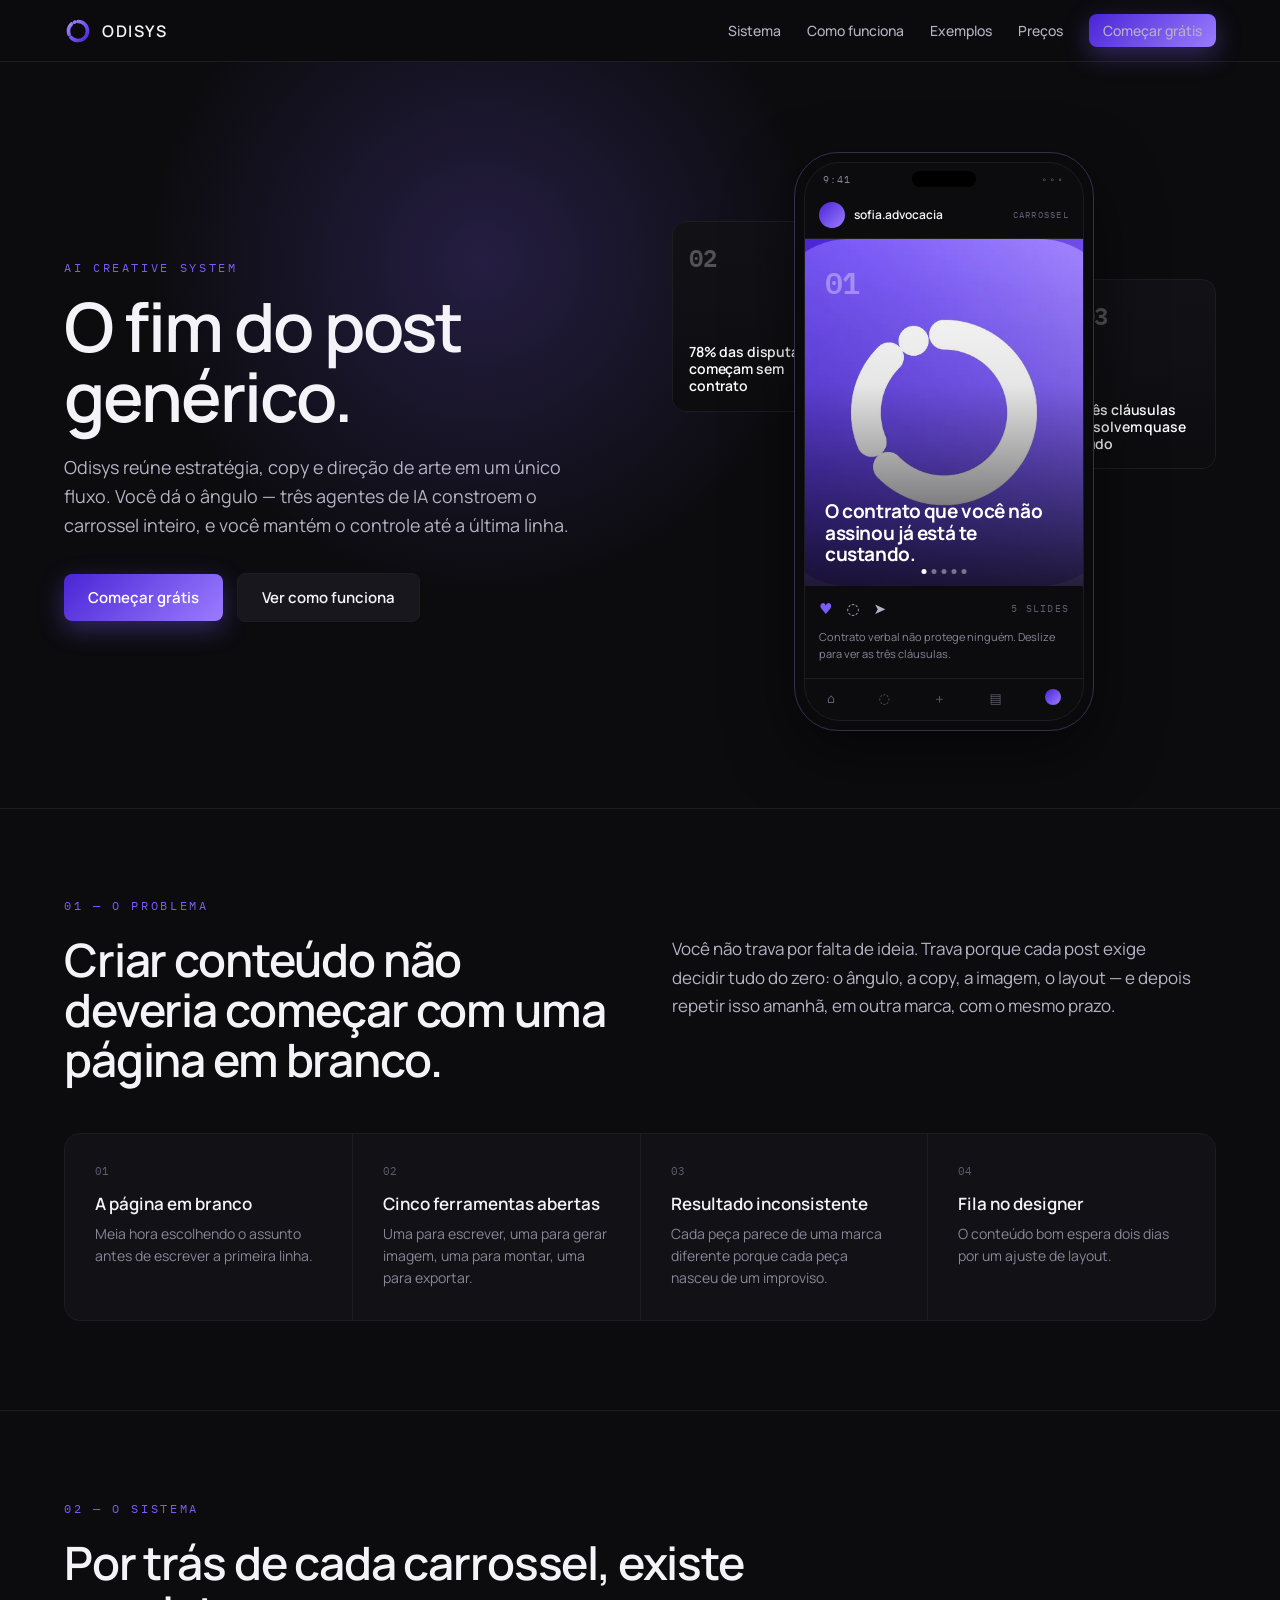
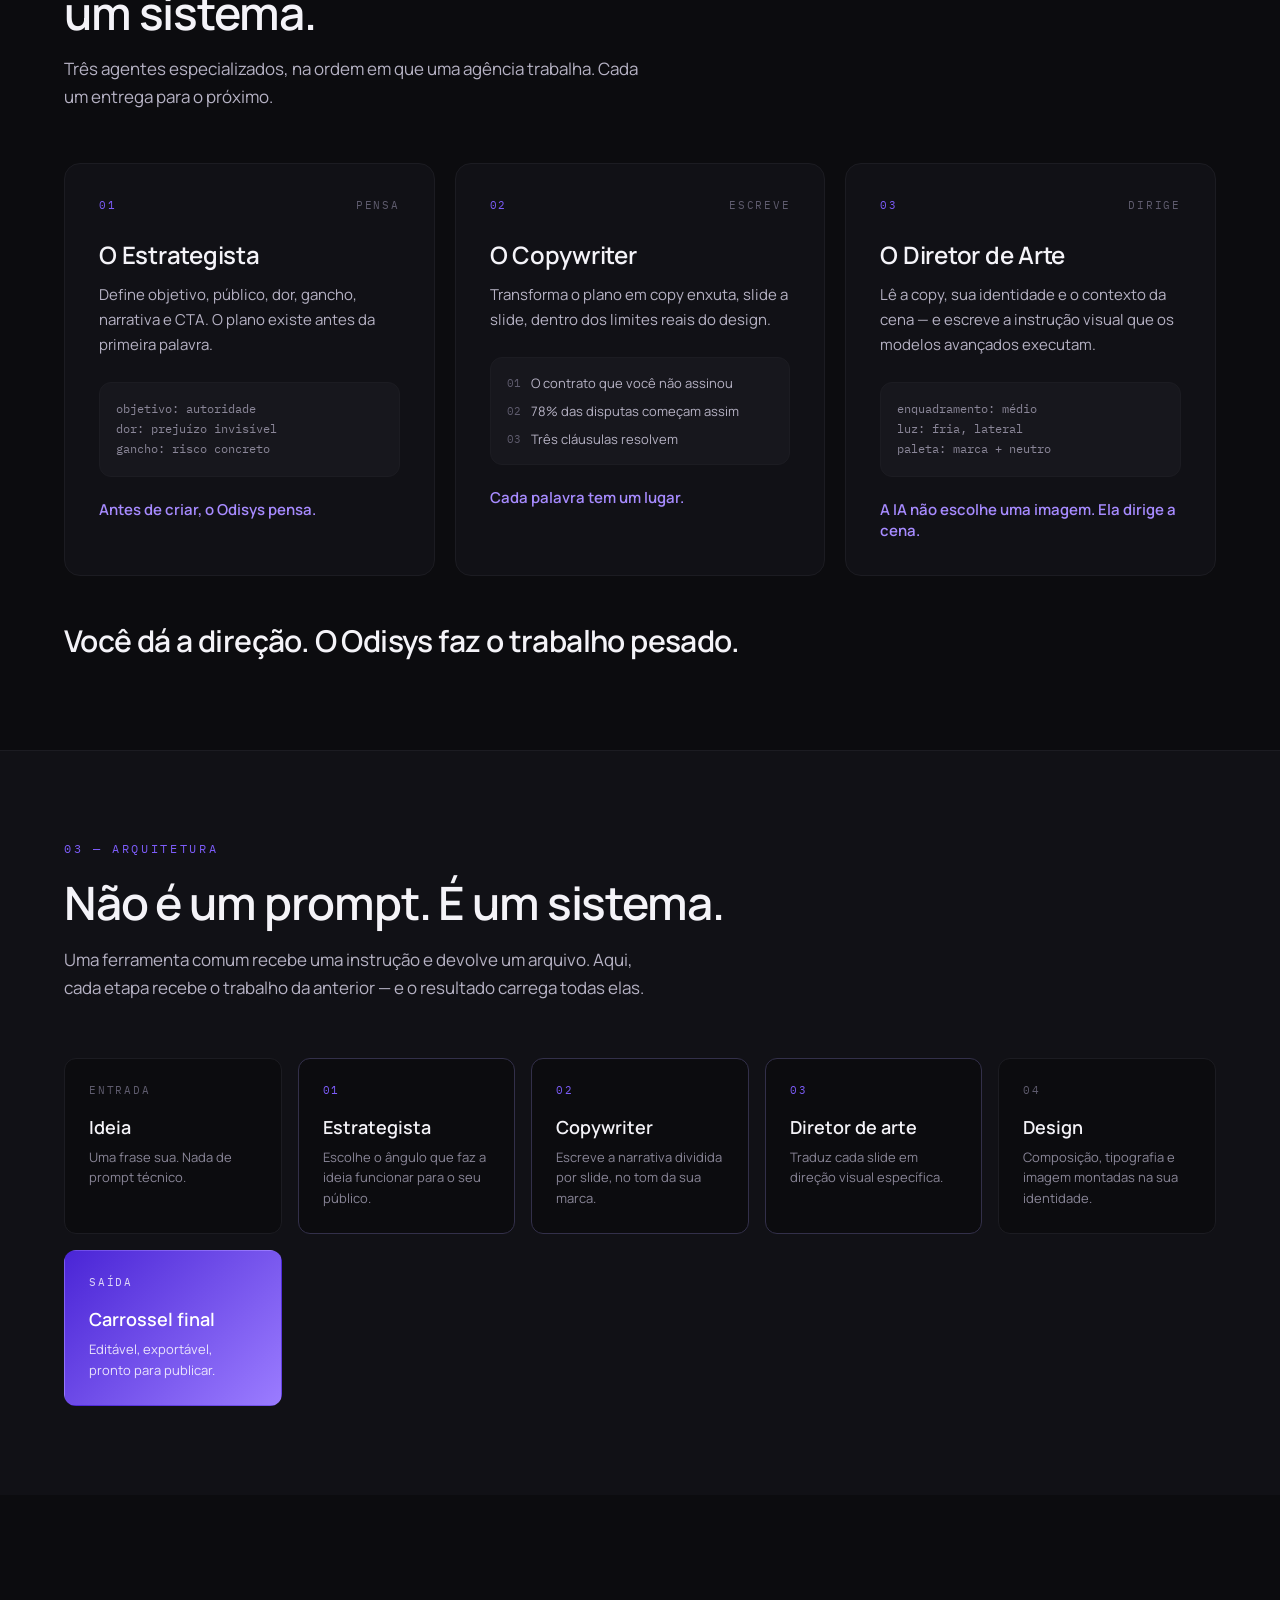
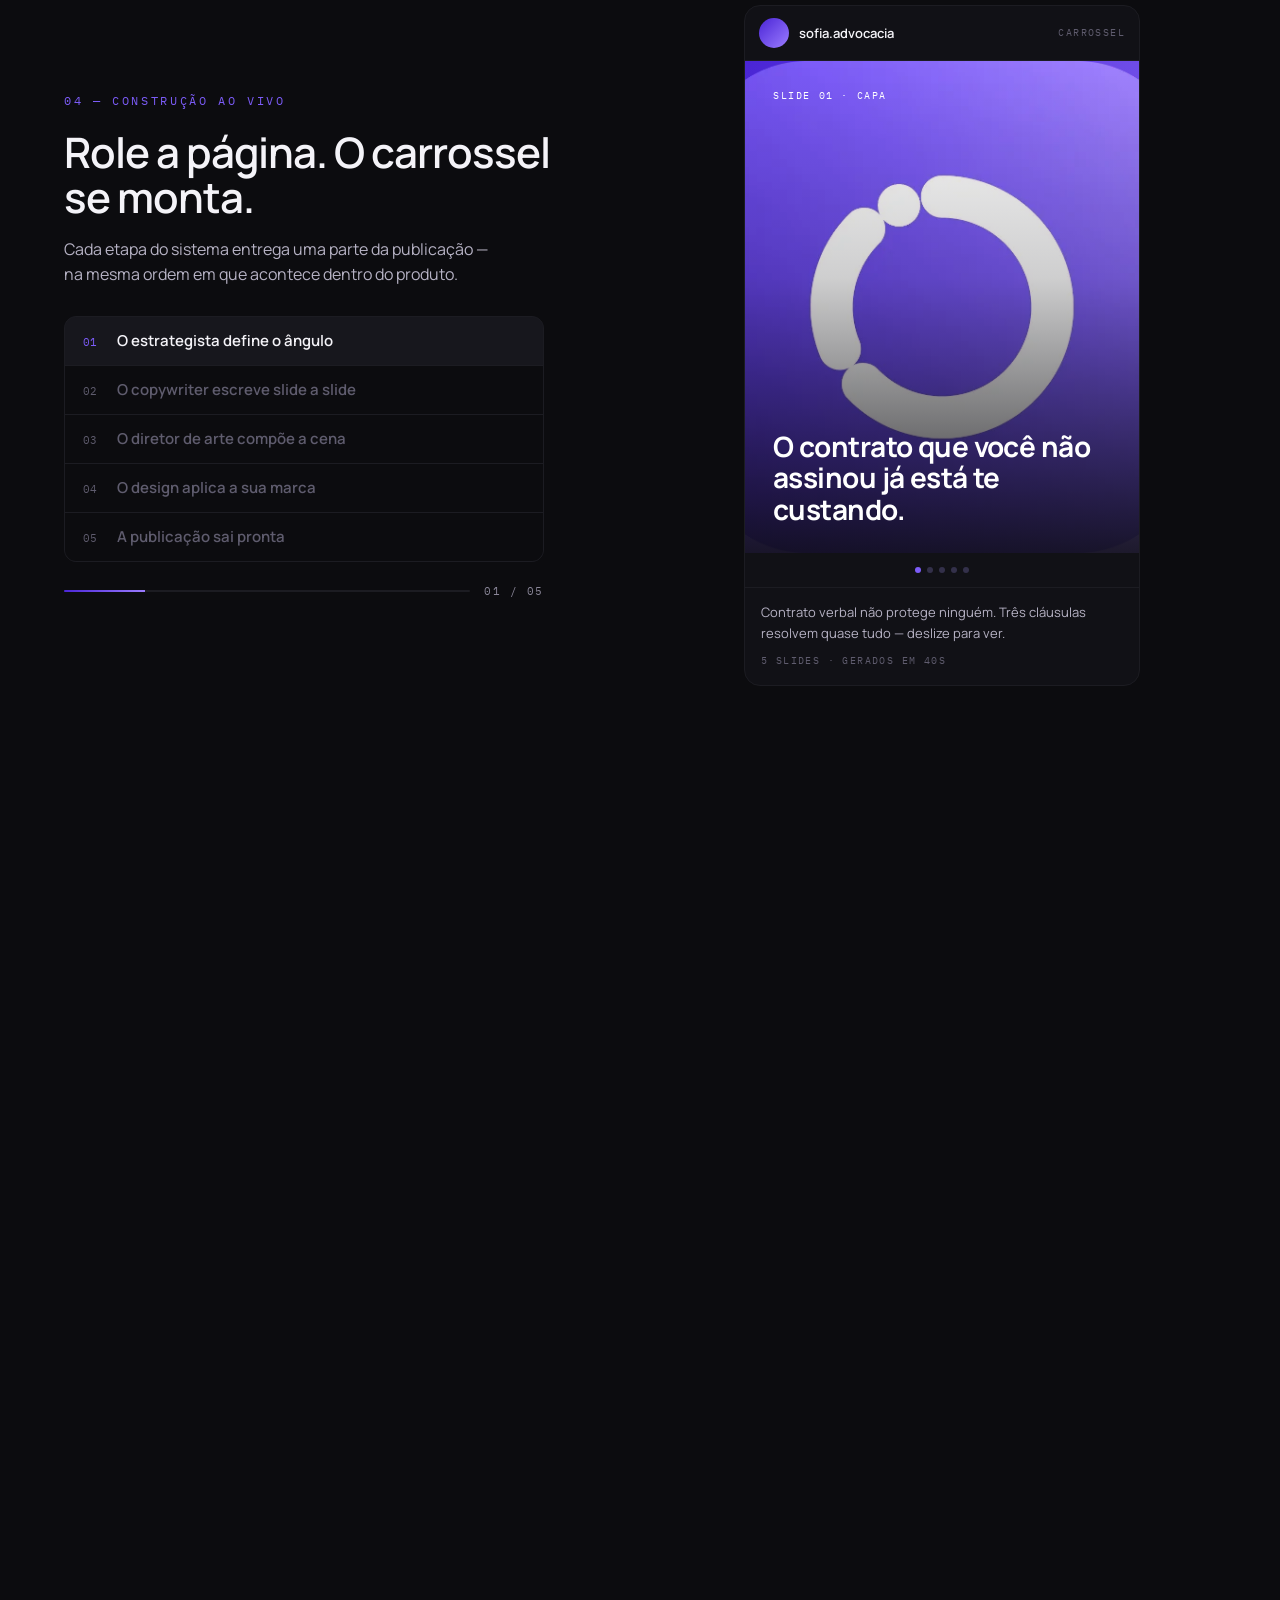
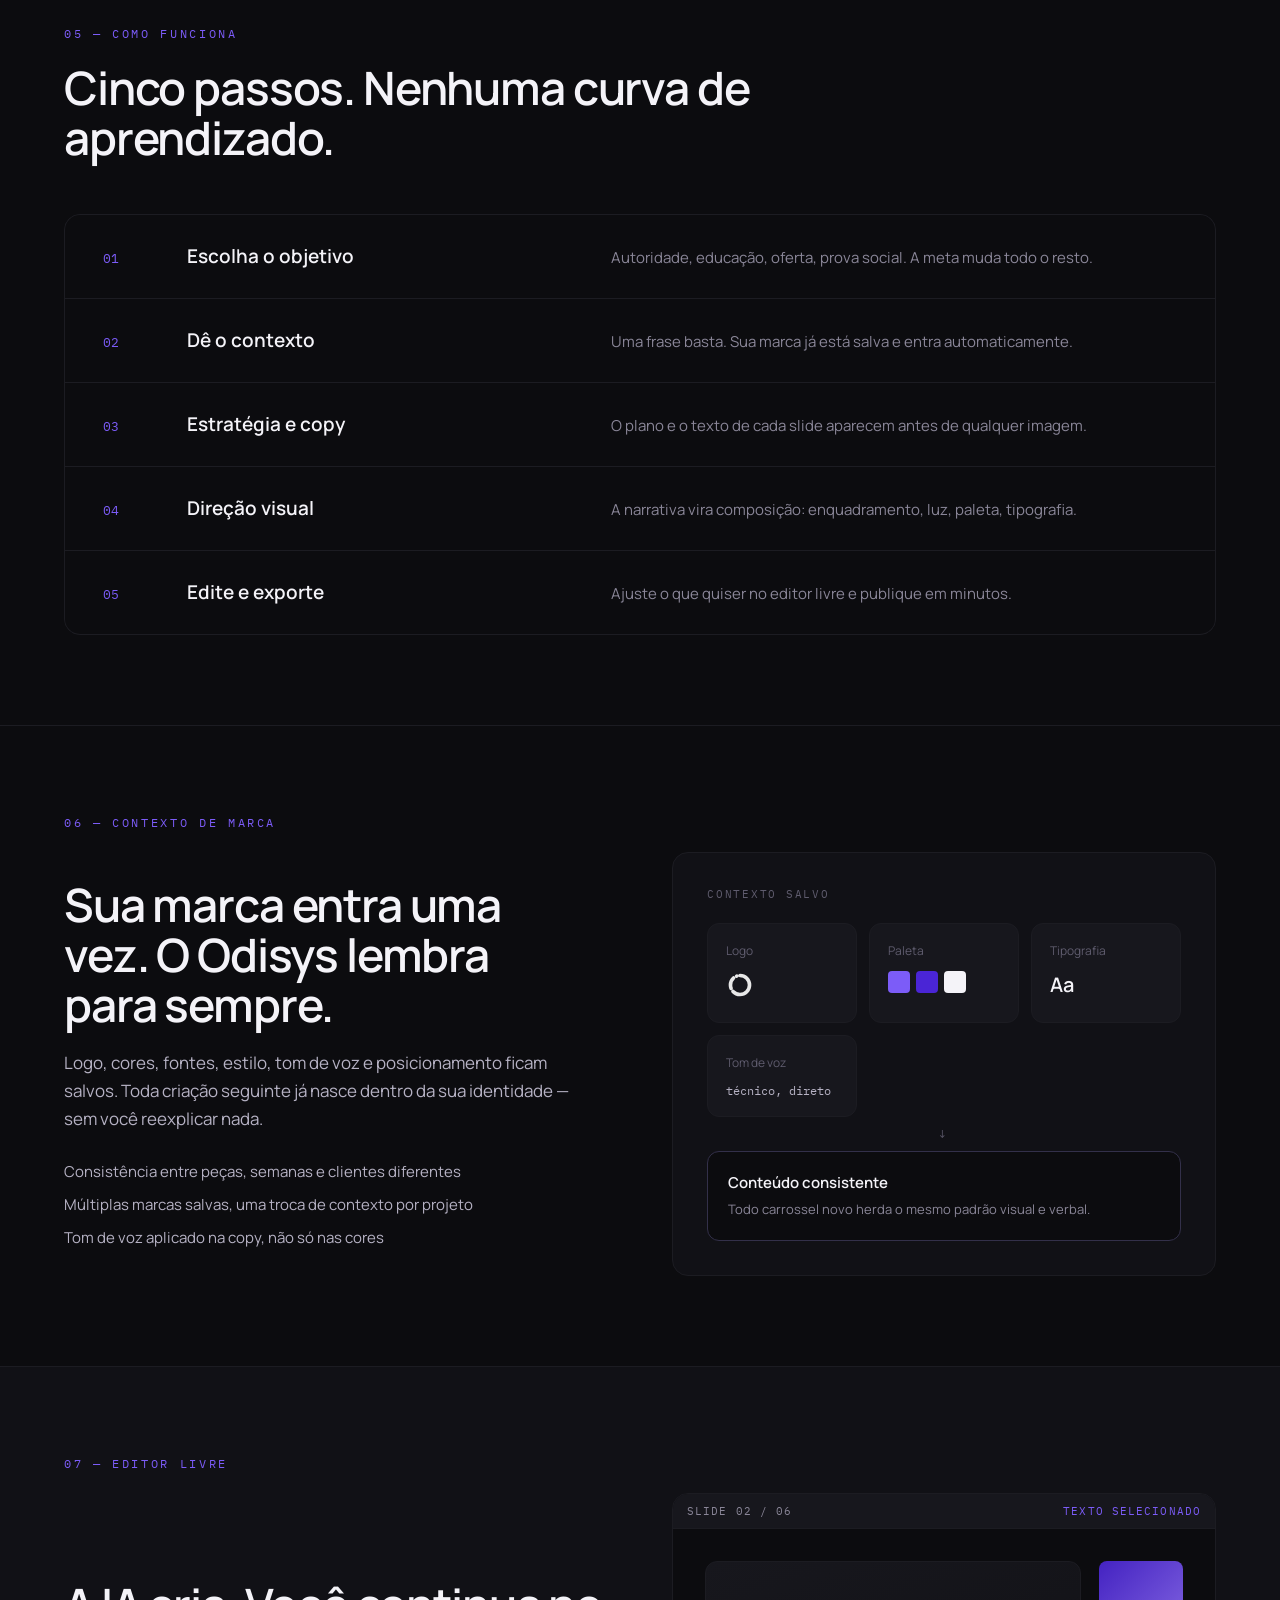
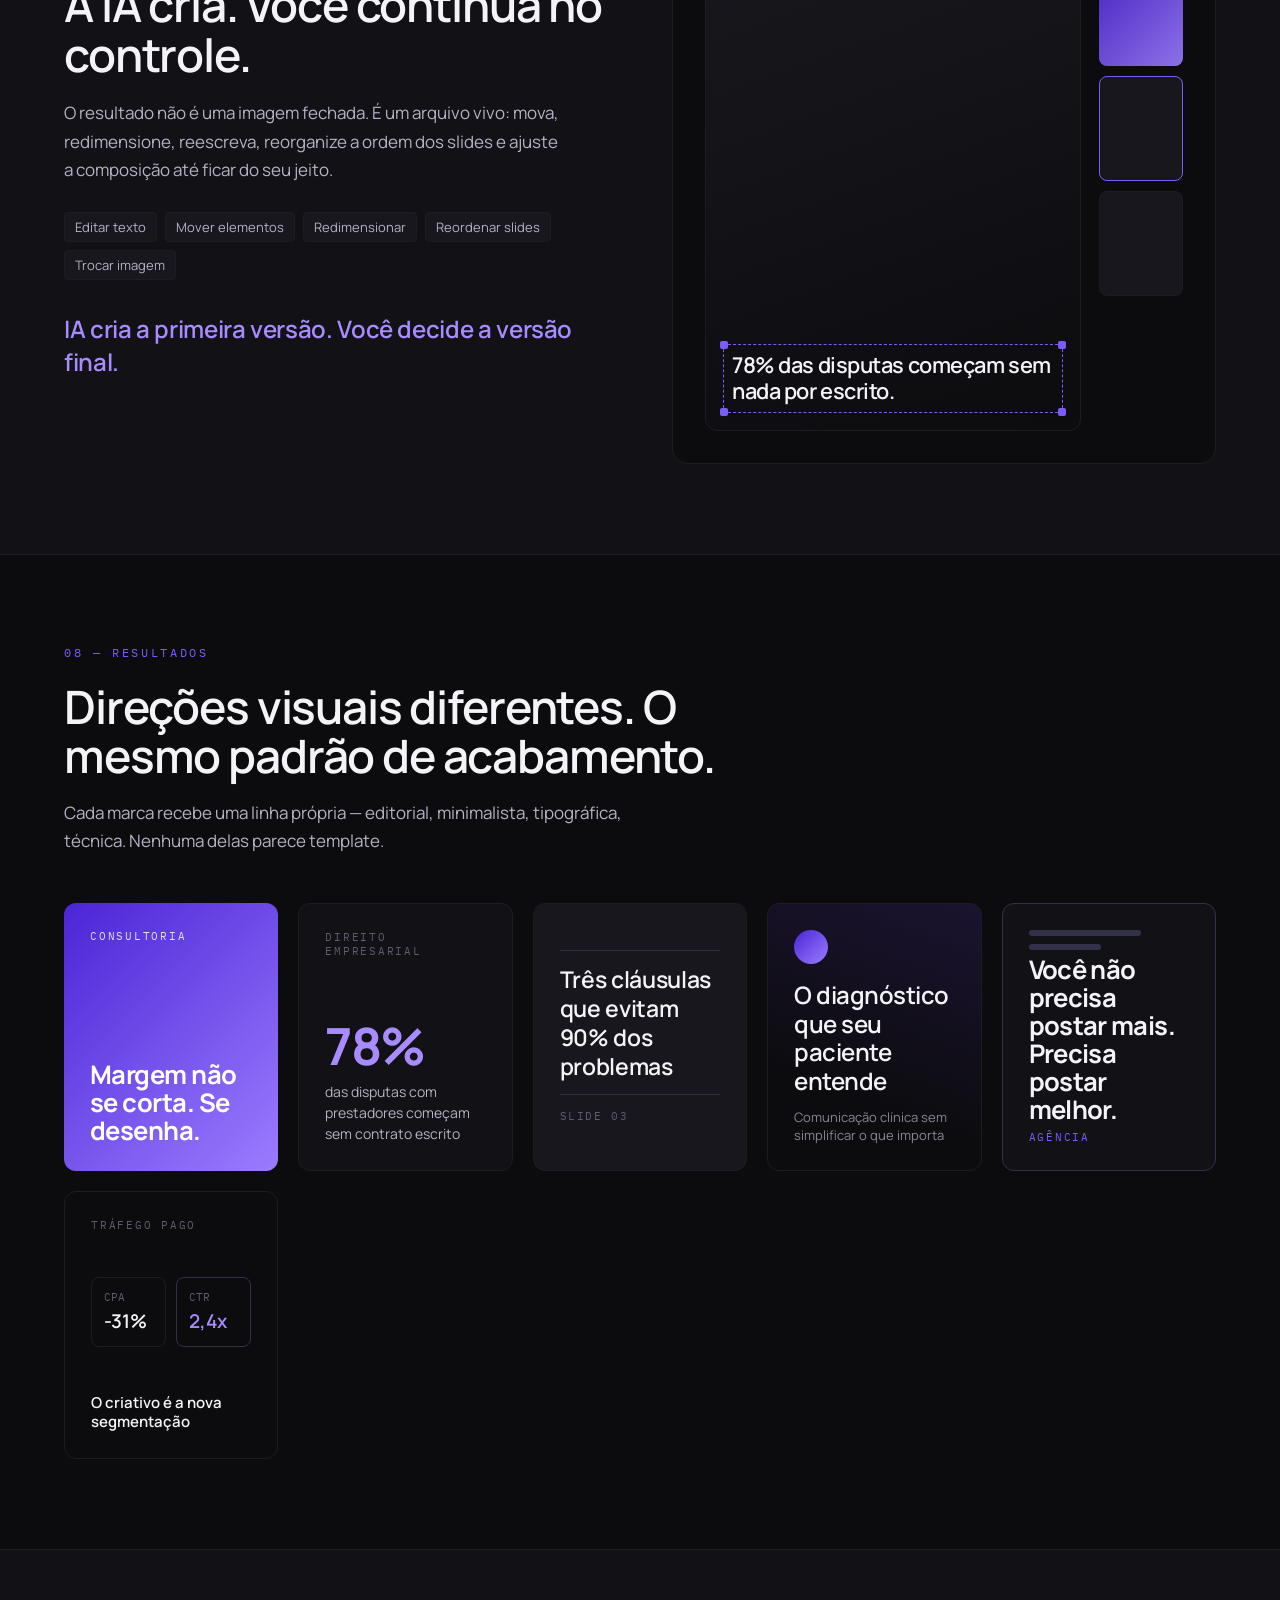
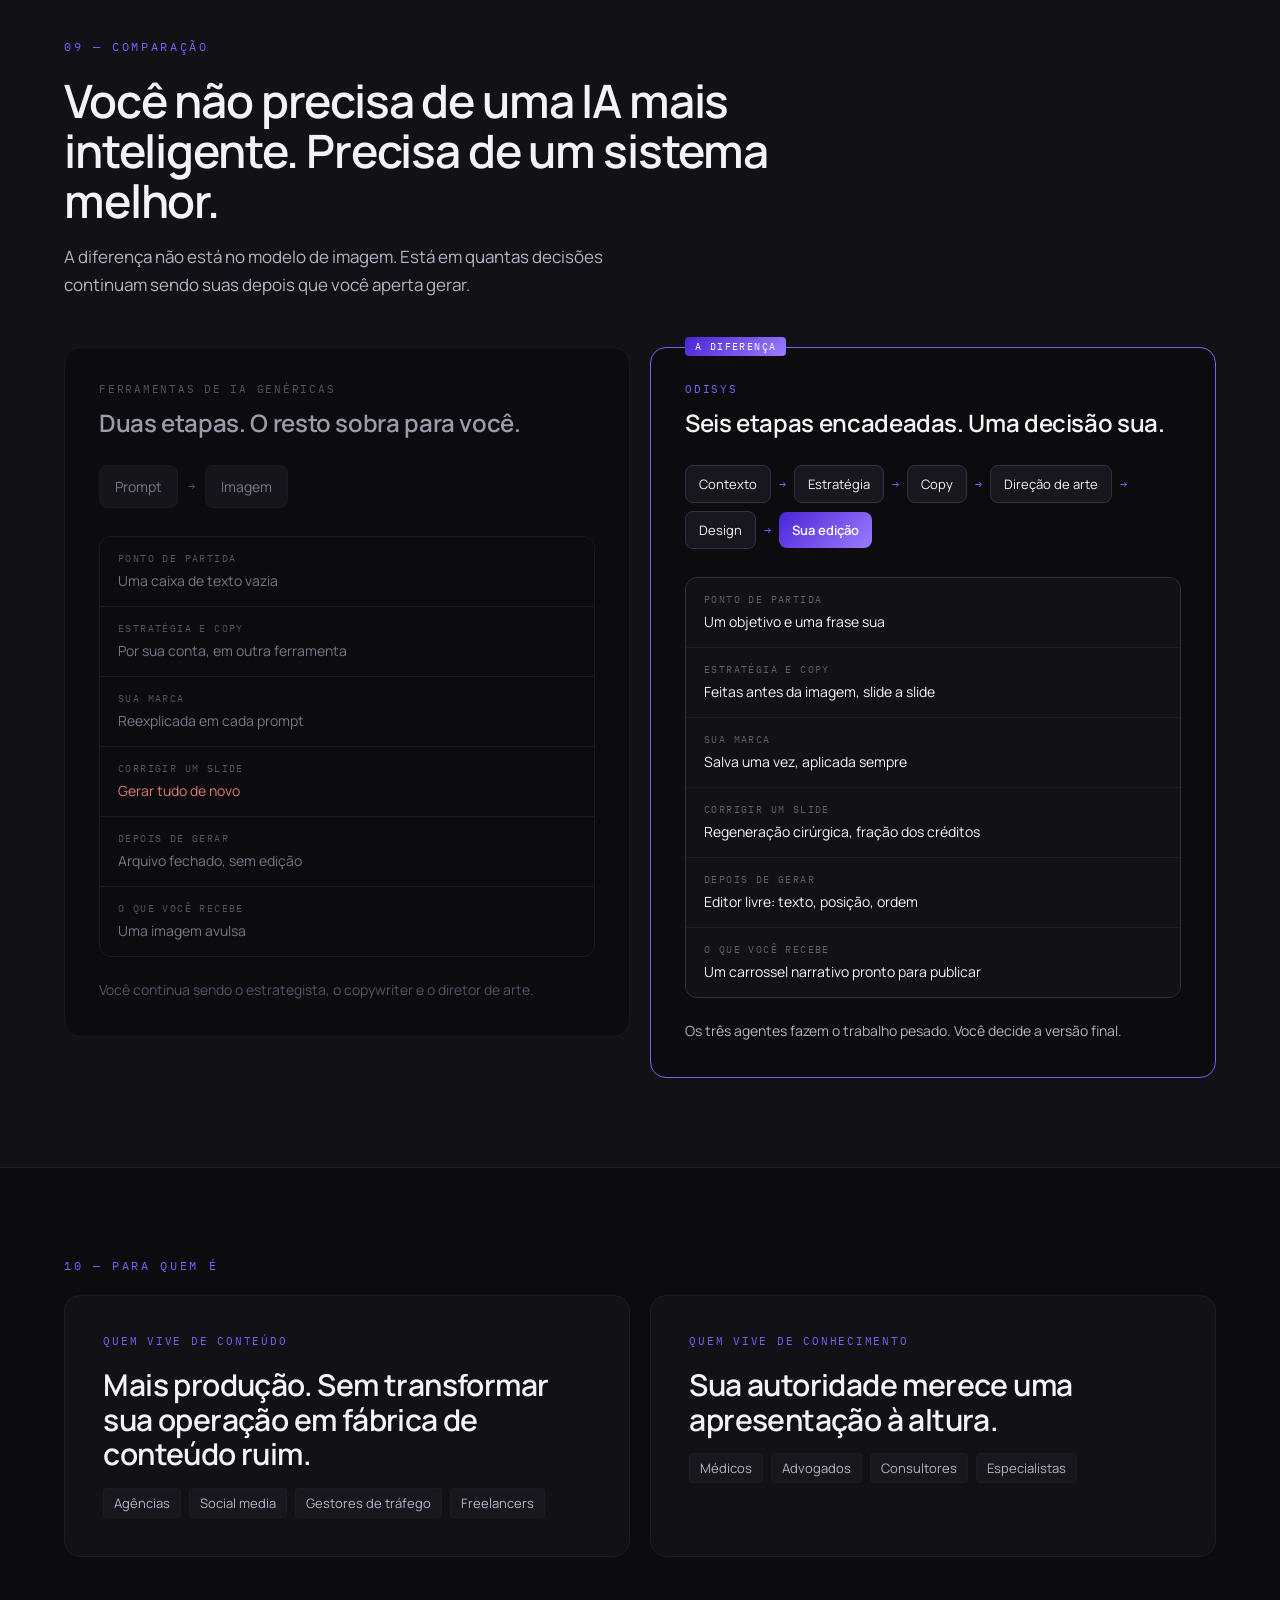
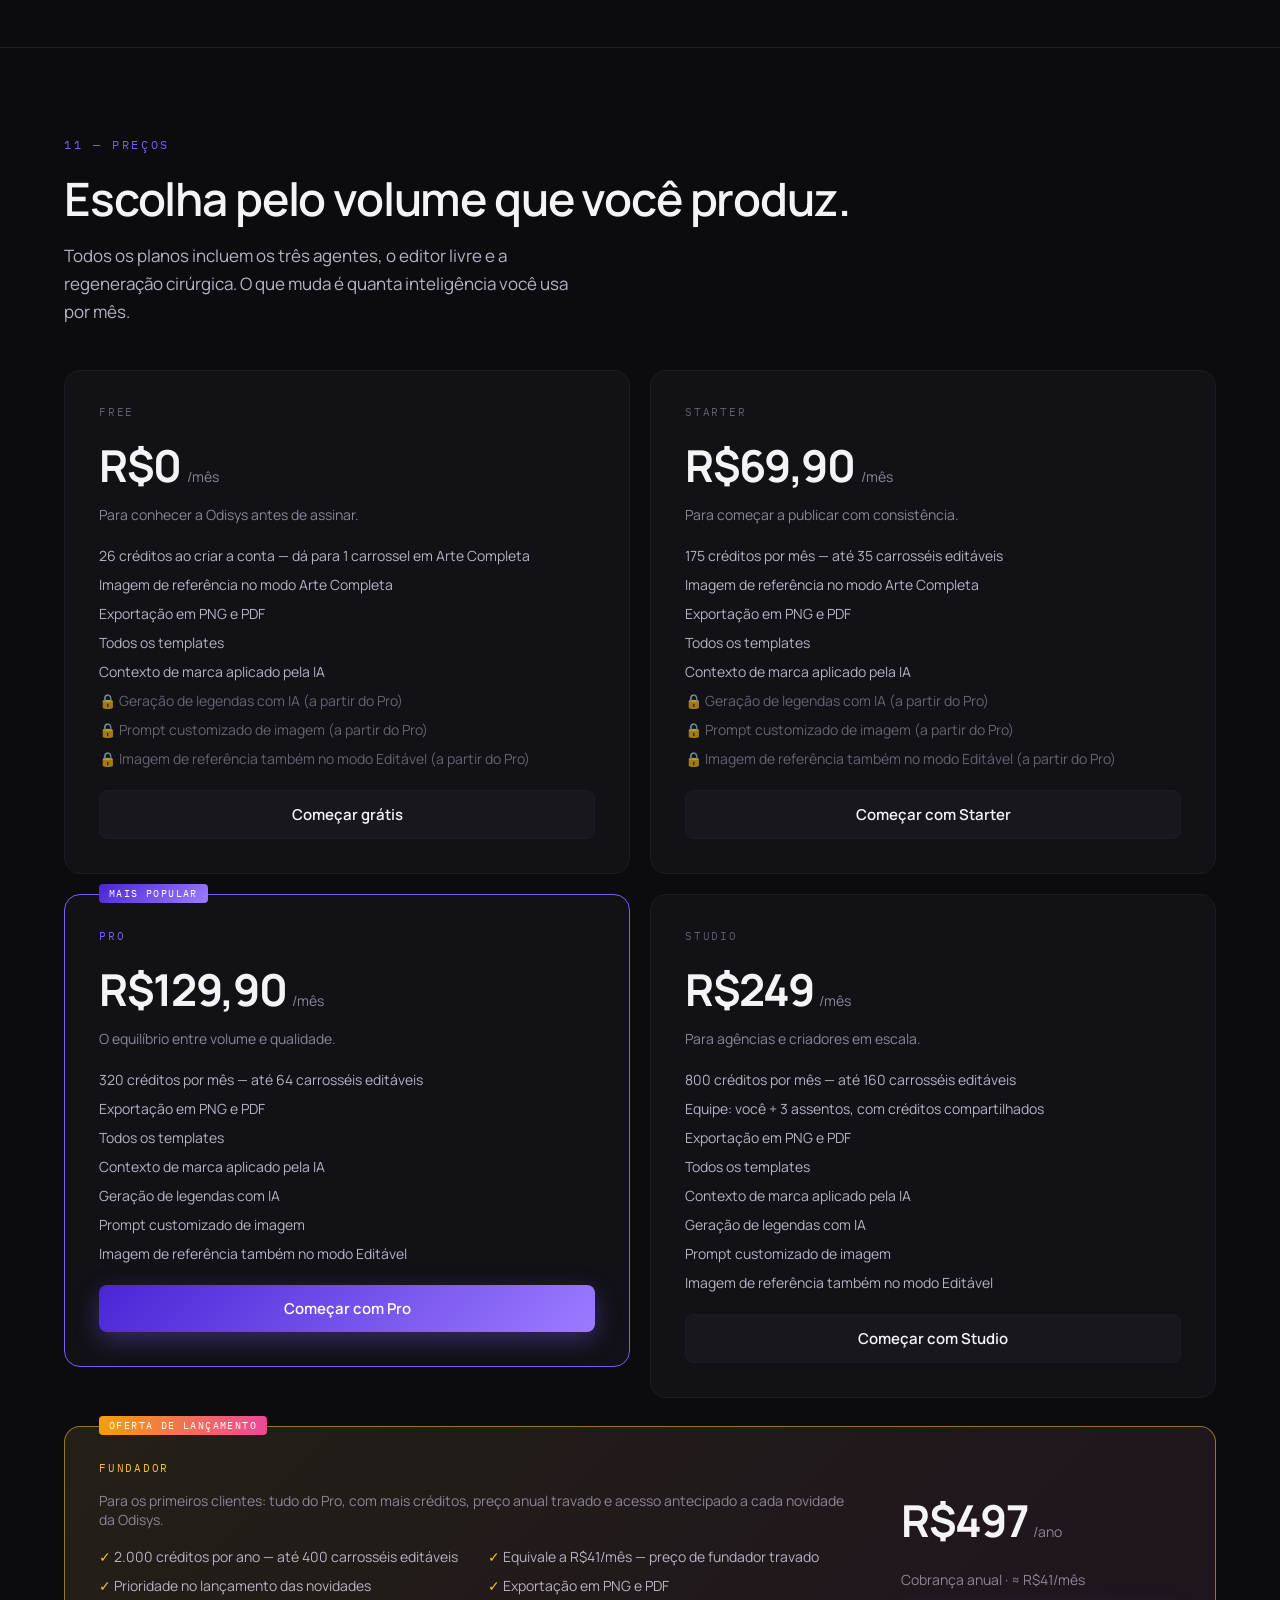
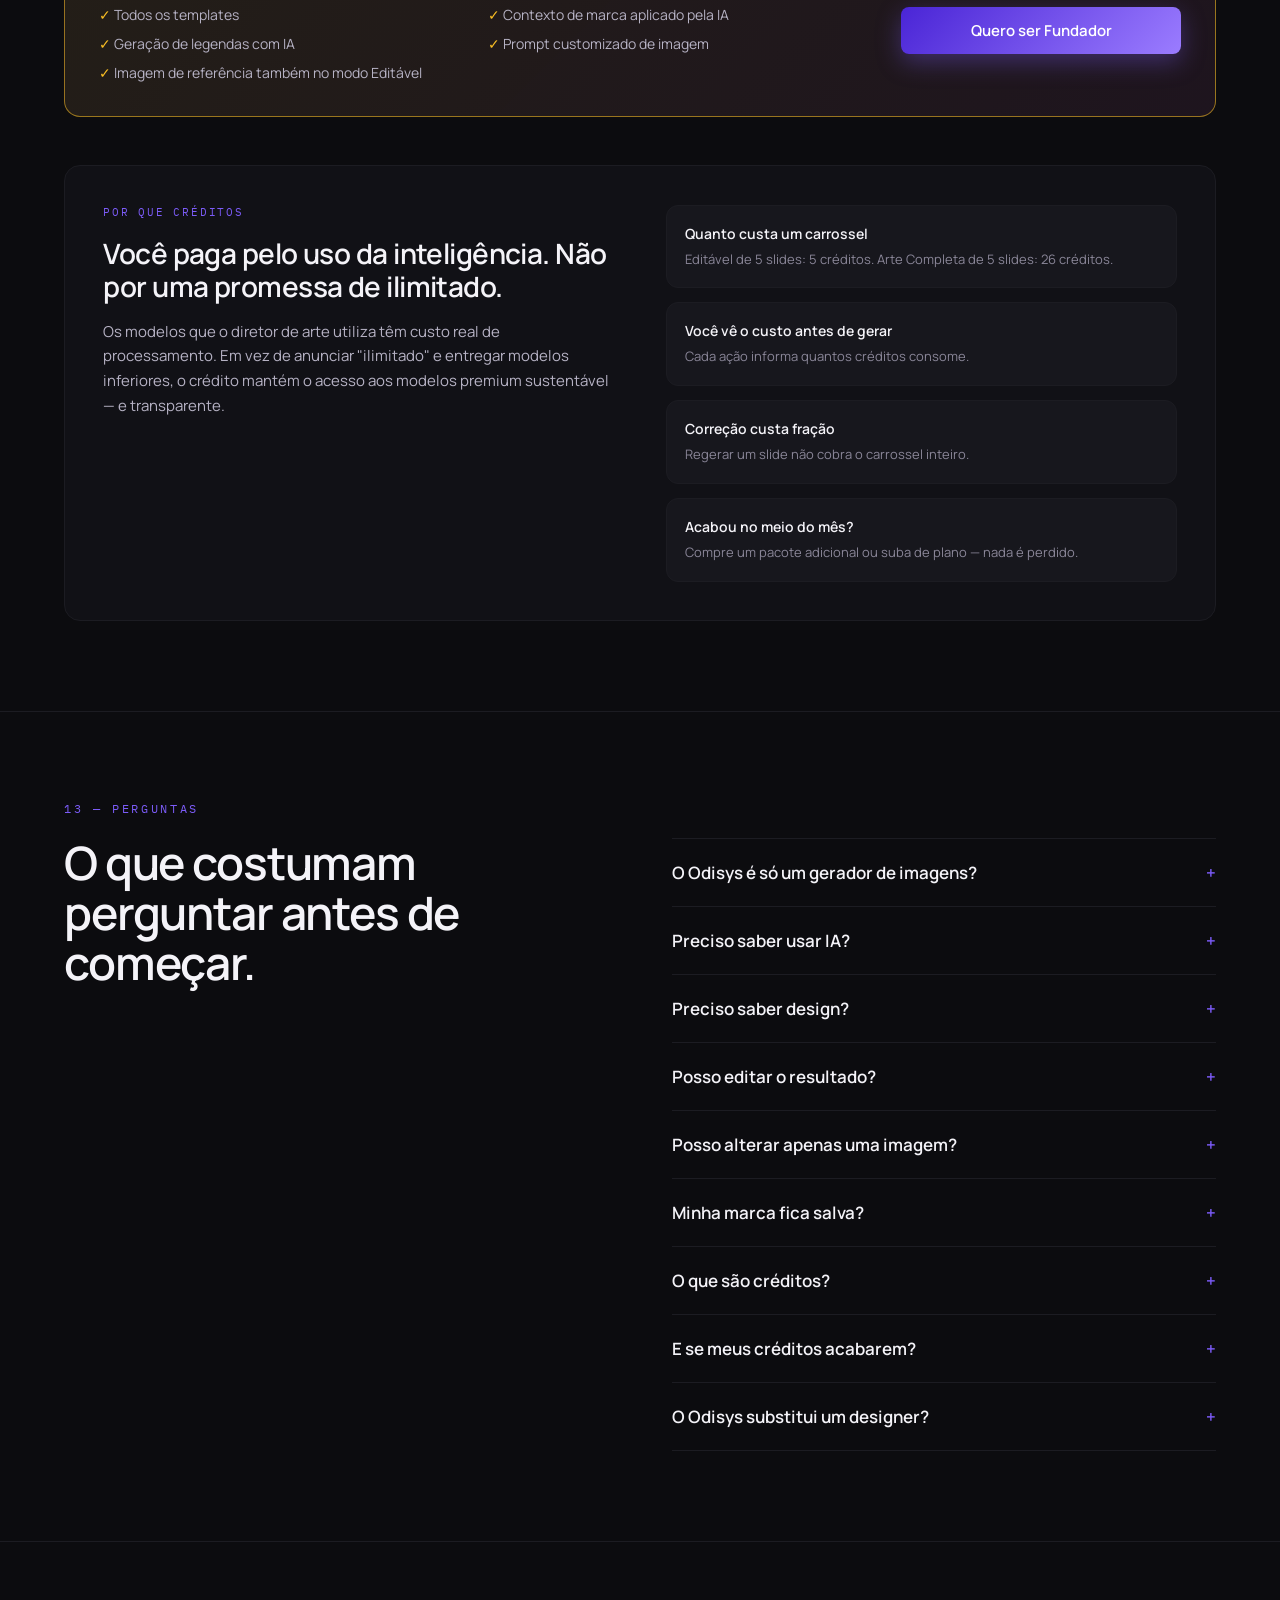
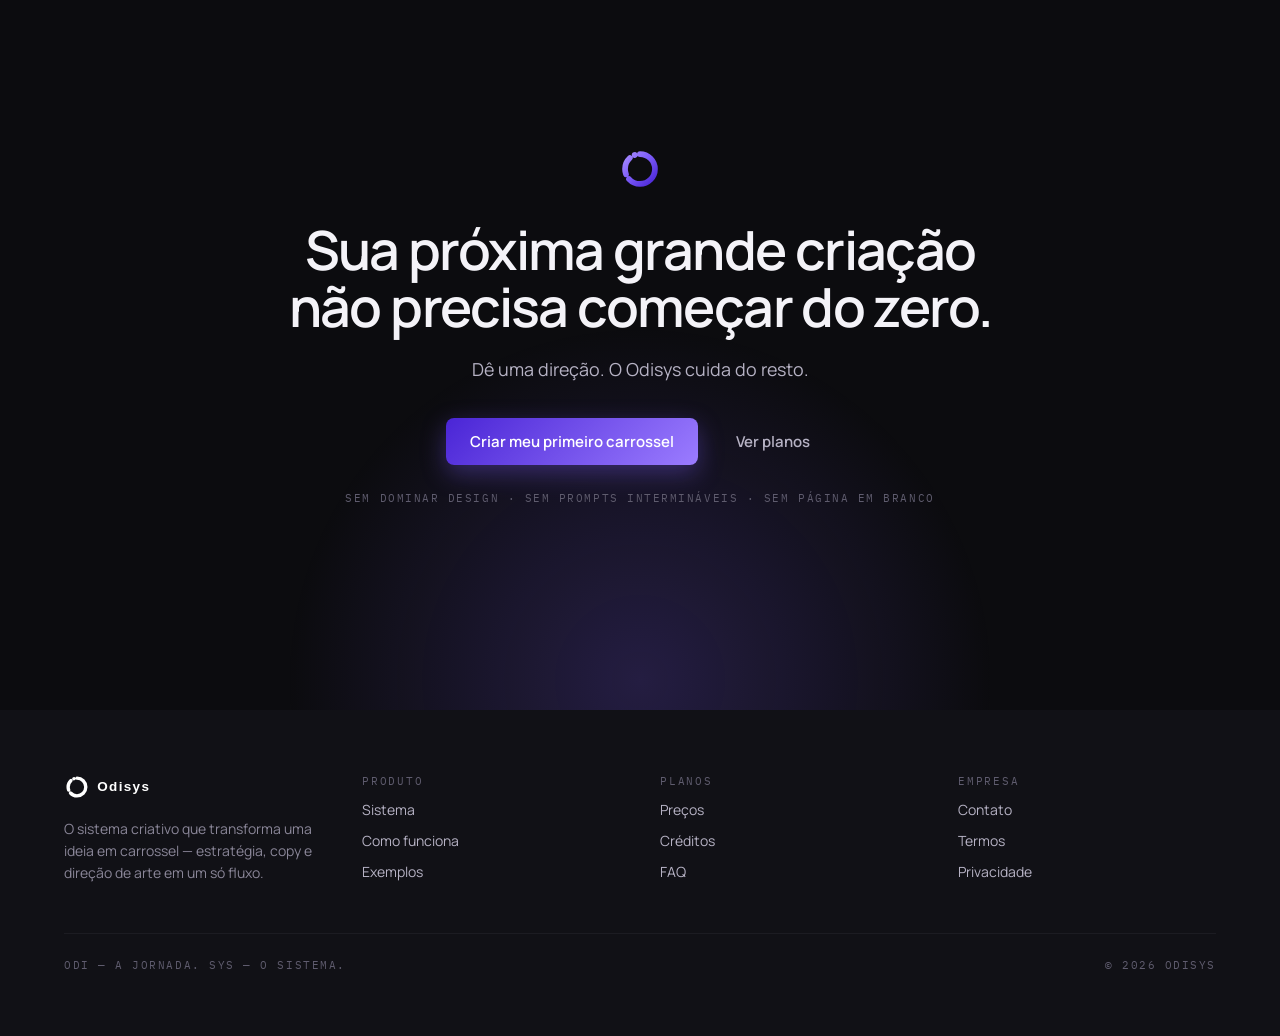
<file: index.html>
<!DOCTYPE html>
<html lang="pt-BR">
<head>
<!-- Google Tag Manager -->
<script>(function(w,d,s,l,i){w[l]=w[l]||[];w[l].push({'gtm.start':
new Date().getTime(),event:'gtm.js'});var f=d.getElementsByTagName(s)[0],
j=d.createElement(s),dl=l!='dataLayer'?'&l='+l:'';j.async=true;j.src=
'https://www.googletagmanager.com/gtm.js?id='+i+dl;f.parentNode.insertBefore(j,f);
})(window,document,'script','dataLayer','GTM-TQBQ5R4G');</script>
<!-- End Google Tag Manager -->
<meta charset="utf-8">
<meta name="viewport" content="width=device-width, initial-scale=1">

<!-- ==========================================================================
     DOMÍNIO CANÔNICO
     Todas as URLs absolutas abaixo (canonical, og:url, og:image, twitter:image,
     JSON-LD) usam https://odisys.com.br — troque para o domínio real de produção
     com um localizar-e-substituir aqui, em robots.txt e em sitemap.xml.
     ========================================================================== -->

<!-- ===== SEO primário ===== -->
<title>Gerador de Carrosséis com IA para Instagram | Odisys</title>
<meta name="description" content="Crie carrosséis profissionais para Instagram e LinkedIn em minutos. A IA da Odisys cuida de estratégia, copy e direção de arte com a sua marca. Comece grátis.">
<link rel="canonical" href="https://odisys.com.br/">
<meta name="robots" content="index, follow, max-image-preview:large, max-snippet:-1, max-video-preview:-1">
<meta name="author" content="Odisys">
<meta name="theme-color" content="#0C0C0F">
<meta name="color-scheme" content="dark">

<!-- ===== Open Graph (WhatsApp, LinkedIn, Facebook, Telegram) ===== -->
<meta property="og:type" content="website">
<meta property="og:site_name" content="Odisys">
<meta property="og:locale" content="pt_BR">
<meta property="og:url" content="https://odisys.com.br/">
<meta property="og:title" content="Odisys — Carrosséis de alto impacto, criados por um sistema de IA">
<meta property="og:description" content="Estratégia, copy e direção de arte em um único fluxo. Você dá o ângulo — três agentes de IA constroem o carrossel inteiro, e você mantém o controle até a última linha.">
<meta property="og:image" content="https://odisys.com.br/assets/og/og-image.png">
<meta property="og:image:secure_url" content="https://odisys.com.br/assets/og/og-image.png">
<meta property="og:image:type" content="image/png">
<meta property="og:image:width" content="1200">
<meta property="og:image:height" content="630">
<meta property="og:image:alt" content="Card do Odisys: sistema de IA que gera carrosséis de alto impacto para redes sociais">

<!-- ===== Twitter / X ===== -->
<meta name="twitter:card" content="summary_large_image">
<meta name="twitter:title" content="Odisys — Carrosséis de alto impacto, criados por um sistema de IA">
<meta name="twitter:description" content="Estratégia, copy e direção de arte em um único fluxo. Você dá o ângulo — três agentes de IA constroem o carrossel inteiro.">
<meta name="twitter:image" content="https://odisys.com.br/assets/og/og-image.png">
<meta name="twitter:image:alt" content="Card do Odisys: sistema de IA que gera carrosséis de alto impacto para redes sociais">

<!-- ===== Favicons e ícones de toque ===== -->
<link rel="icon" href="assets/logo/favicon.svg" type="image/svg+xml">
<link rel="icon" href="assets/logo/favicon-96x96.png" sizes="96x96" type="image/png">
<link rel="apple-touch-icon" href="assets/logo/apple-touch-icon.png" sizes="180x180">
<link rel="manifest" href="site.webmanifest">

<!-- ===== Performance ===== -->
<link rel="preconnect" href="https://fonts.googleapis.com">
<link rel="preconnect" href="https://fonts.gstatic.com" crossorigin>

<link rel="stylesheet" href="css/styles.css">

<!-- ===== Dados estruturados: produto SaaS ===== -->
<script type="application/ld+json">
{
  "@context": "https://schema.org",
  "@type": "SoftwareApplication",
  "name": "Odisys",
  "url": "https://odisys.com.br/",
  "applicationCategory": "DesignApplication",
  "applicationSubCategory": "Geração de carrosséis com inteligência artificial",
  "operatingSystem": "Web",
  "inLanguage": "pt-BR",
  "description": "Sistema criativo de IA que gera carrosséis para Instagram e LinkedIn unindo estratégia, copywriting e direção de arte em um único fluxo, aplicando automaticamente a identidade da sua marca.",
  "image": "https://odisys.com.br/assets/og/og-image.png",
  "featureList": [
    "Estratégia de conteúdo gerada por IA",
    "Copywriting slide a slide",
    "Direção de arte automatizada",
    "Contexto de marca salvo e reaplicado",
    "Editor livre de texto, posição e ordem dos slides",
    "Regeneração cirúrgica de um único slide",
    "Exportação em alta resolução"
  ],
  "offers": [
    {
      "@type": "Offer",
      "name": "Starter",
      "price": "69.90",
      "priceCurrency": "BRL",
      "url": "https://odisys.com.br/#precos",
      "availability": "https://schema.org/InStock"
    },
    {
      "@type": "Offer",
      "name": "Pro",
      "price": "129.90",
      "priceCurrency": "BRL",
      "url": "https://odisys.com.br/#precos",
      "availability": "https://schema.org/InStock"
    },
    {
      "@type": "Offer",
      "name": "Studio",
      "price": "249.00",
      "priceCurrency": "BRL",
      "url": "https://odisys.com.br/#precos",
      "availability": "https://schema.org/InStock"
    },
    {
      "@type": "Offer",
      "name": "Fundador (anual)",
      "price": "497.00",
      "priceCurrency": "BRL",
      "url": "https://odisys.com.br/#precos",
      "availability": "https://schema.org/InStock"
    }
  ],
  "publisher": {
    "@type": "Organization",
    "name": "Odisys",
    "url": "https://odisys.com.br/",
    "logo": "https://odisys.com.br/assets/logo/icon-512.png"
  }
}
</script>

<!-- ===== Dados estruturados: FAQ (espelha a seção #faq) ===== -->
<script type="application/ld+json">
{
  "@context": "https://schema.org",
  "@type": "FAQPage",
  "inLanguage": "pt-BR",
  "mainEntity": [
    {
      "@type": "Question",
      "name": "O Odisys é só um gerador de imagens?",
      "acceptedAnswer": {
        "@type": "Answer",
        "text": "Não. A imagem é a última etapa. Antes dela existem estratégia, copy estruturada slide a slide e direção de arte — é isso que separa um carrossel de uma imagem bonita solta."
      }
    },
    {
      "@type": "Question",
      "name": "Preciso saber usar IA?",
      "acceptedAnswer": {
        "@type": "Answer",
        "text": "Não. Você escreve em português comum o que quer comunicar. Quem escreve prompt técnico é o diretor de arte, internamente."
      }
    },
    {
      "@type": "Question",
      "name": "Preciso saber design?",
      "acceptedAnswer": {
        "@type": "Answer",
        "text": "Não. A composição já sai aplicada na sua identidade. O editor existe para ajustes, não para você montar do zero."
      }
    },
    {
      "@type": "Question",
      "name": "Posso editar o resultado?",
      "acceptedAnswer": {
        "@type": "Answer",
        "text": "Sim, tudo. Texto, posição, tamanho, ordem dos slides e elementos visuais. O arquivo continua aberto até você exportar."
      }
    },
    {
      "@type": "Question",
      "name": "Posso alterar apenas uma imagem?",
      "acceptedAnswer": {
        "@type": "Answer",
        "text": "Sim, com a regeneração cirúrgica. Só aquele elemento é refeito, por uma fração dos créditos, e o resto do carrossel fica intacto."
      }
    },
    {
      "@type": "Question",
      "name": "Minha marca fica salva?",
      "acceptedAnswer": {
        "@type": "Answer",
        "text": "Sim. Logo, cores, fontes, estilo e tom de voz são configurados uma vez e aplicados automaticamente em toda criação seguinte."
      }
    },
    {
      "@type": "Question",
      "name": "O que são créditos?",
      "acceptedAnswer": {
        "@type": "Answer",
        "text": "A unidade que mede o uso dos modelos de IA. Cada geração informa o custo antes de rodar, então você sabe exatamente onde seu plano está sendo aplicado."
      }
    },
    {
      "@type": "Question",
      "name": "E se meus créditos acabarem?",
      "acceptedAnswer": {
        "@type": "Answer",
        "text": "Seus projetos continuam acessíveis e editáveis. Para gerar de novo, você compra um pacote adicional ou sobe de plano — a renovação acontece no início de cada ciclo."
      }
    },
    {
      "@type": "Question",
      "name": "O Odisys substitui um designer?",
      "acceptedAnswer": {
        "@type": "Answer",
        "text": "Ele automatiza a parte repetitiva do processo e te dá autonomia para publicar sem depender de uma fila. Profissionais criativos usam o editor para as decisões finais — o sistema entrega a base, não substitui o julgamento."
      }
    }
  ]
}
</script>
</head>
<body>
<!-- Google Tag Manager (noscript) -->
<noscript><iframe src="https://www.googletagmanager.com/ns.html?id=GTM-TQBQ5R4G"
height="0" width="0" style="display:none;visibility:hidden"></iframe></noscript>
<!-- End Google Tag Manager (noscript) -->

<header style="position:sticky;top:0;z-index:50;background:rgba(12,12,15,.78);backdrop-filter:blur(10px);border-bottom:1px solid var(--border-default)">
  <nav class="nav wrap">
    <a href="#top" class="nav-brand">
      <img src="assets/logo/isotipo-gradiente.svg" alt="" aria-hidden="true" width="28" height="28">
      <span>ODISYS</span>
    </a>
    <div class="nav-links">
      <a href="#sistema">Sistema</a>
      <a href="#como-funciona">Como funciona</a>
      <a href="#exemplos">Exemplos</a>
      <a href="#precos">Preços</a>
      <a href="https://app.odisys.com.br/login" class="btn btn-primary btn-sm">Começar grátis</a>
    </div>
  </nav>
</header>

<main>

  <!-- HERO -->
  <section id="top" class="hero wrap">
    <div class="hero-glow"></div>
    <div class="hero-grid">
      <div>
        <div class="eyebrow" style="margin-bottom:16px">AI Creative System</div>
        <h1>O fim do post genérico.</h1>
        <p class="lead">Odisys reúne estratégia, copy e direção de arte em um único fluxo. Você dá o ângulo — três agentes de IA constroem o carrossel inteiro, e você mantém o controle até a última linha.</p>
        <div class="hero-ctas">
          <a href="#precos" class="btn btn-primary btn-lg">Começar grátis</a>
          <a href="#como-funciona" class="btn btn-secondary btn-lg">Ver como funciona</a>
        </div>
      </div>

      <div class="hero-visual">
        <div class="hero-float hero-float-a">
          <div class="hero-float-overlay">
            <span class="hero-float-num">02</span>
            <span class="hero-float-text">78% das disputas começam sem contrato</span>
          </div>
        </div>

        <div class="hero-float hero-float-b">
          <div class="hero-float-overlay">
            <span class="hero-float-num">03</span>
            <span class="hero-float-text">Três cláusulas resolvem quase tudo</span>
          </div>
        </div>

        <div class="hero-phone">
          <div class="hero-phone-screen">
            <div class="hero-phone-statusbar">
              <span>9:41</span>
              <span class="hero-phone-notch"></span>
              <span class="hero-phone-dots">◦◦◦</span>
            </div>
            <div class="hero-phone-igheader">
              <span class="avatar"></span>
              <span class="user">sofia.advocacia</span>
              <span class="kind">Carrossel</span>
            </div>
            <div class="hero-phone-post">
              <img src="assets/img/slide-01-cover.webp" class="hero-phone-post-img" width="520" height="520" decoding="async" fetchpriority="high"
                   alt="Prévia de um carrossel de marketing gerado por inteligência artificial: slide de capa sobre contratos exibido no feed do Instagram">
              <div class="hero-phone-post-overlay"></div>
              <div class="hero-phone-post-text">
                <span class="hero-phone-post-num">01</span>
                <span class="hero-phone-post-headline">O contrato que você não assinou já está te custando.</span>
              </div>
              <div class="hero-phone-post-dots">
                <span class="on"></span><span></span><span></span><span></span><span></span>
              </div>
            </div>
            <div class="hero-phone-actions">
              <span class="heart">♥</span><span>◌</span><span>➤</span>
              <span class="hero-phone-actions-count">5 SLIDES</span>
            </div>
            <div class="hero-phone-caption">Contrato verbal não protege ninguém. Deslize para ver as três cláusulas.</div>
            <div class="hero-phone-nav">
              <span>⌂</span><span>◌</span><span>＋</span><span>▤</span>
              <span class="hero-phone-nav-avatar"></span>
            </div>
          </div>
        </div>
      </div>
    </div>
  </section>

  <!-- 01 PROBLEMA -->
  <section class="section wrap">
    <div class="eyebrow">01 — O problema</div>
    <div class="section-header">
      <h2 class="section-title">Criar conteúdo não deveria começar com uma página em branco.</h2>
      <p class="section-desc">Você não trava por falta de ideia. Trava porque cada post exige decidir tudo do zero: o ângulo, a copy, a imagem, o layout — e depois repetir isso amanhã, em outra marca, com o mesmo prazo.</p>
    </div>
    <div class="problem-grid">
      <div class="problem-cell" data-reveal>
        <div class="num">01</div>
        <div class="title">A página em branco</div>
        <div class="desc">Meia hora escolhendo o assunto antes de escrever a primeira linha.</div>
      </div>
      <div class="problem-cell" data-reveal>
        <div class="num">02</div>
        <div class="title">Cinco ferramentas abertas</div>
        <div class="desc">Uma para escrever, uma para gerar imagem, uma para montar, uma para exportar.</div>
      </div>
      <div class="problem-cell" data-reveal>
        <div class="num">03</div>
        <div class="title">Resultado inconsistente</div>
        <div class="desc">Cada peça parece de uma marca diferente porque cada peça nasceu de um improviso.</div>
      </div>
      <div class="problem-cell" data-reveal>
        <div class="num">04</div>
        <div class="title">Fila no designer</div>
        <div class="desc">O conteúdo bom espera dois dias por um ajuste de layout.</div>
      </div>
    </div>
  </section>

  <!-- 02 SISTEMA -->
  <section id="sistema" class="section wrap">
    <div class="eyebrow">02 — O sistema</div>
    <h2 class="section-title" style="margin-bottom:18px;max-width:820px">Por trás de cada carrossel, existe um sistema.</h2>
    <p class="section-desc" style="margin-bottom:52px;max-width:600px">Três agentes especializados, na ordem em que uma agência trabalha. Cada um entrega para o próximo.</p>

    <div class="agents-grid">
      <div class="agent-card" data-reveal>
        <div class="agent-card-top"><span class="idx">01</span><span class="verb">Pensa</span></div>
        <div class="name">O Estrategista</div>
        <div class="desc">Define objetivo, público, dor, gancho, narrativa e CTA. O plano existe antes da primeira palavra.</div>
        <div class="snippet">
          <div>objetivo: autoridade</div>
          <div>dor: prejuízo invisível</div>
          <div>gancho: risco concreto</div>
        </div>
        <div class="tagline">Antes de criar, o Odisys pensa.</div>
      </div>

      <div class="agent-card" data-reveal>
        <div class="agent-card-top"><span class="idx">02</span><span class="verb">Escreve</span></div>
        <div class="name">O Copywriter</div>
        <div class="desc">Transforma o plano em copy enxuta, slide a slide, dentro dos limites reais do design.</div>
        <div class="snippet-list">
          <div class="row"><span class="n">01</span><span class="t">O contrato que você não assinou</span></div>
          <div class="row"><span class="n">02</span><span class="t">78% das disputas começam assim</span></div>
          <div class="row"><span class="n">03</span><span class="t">Três cláusulas resolvem</span></div>
        </div>
        <div class="tagline">Cada palavra tem um lugar.</div>
      </div>

      <div class="agent-card" data-reveal>
        <div class="agent-card-top"><span class="idx">03</span><span class="verb">Dirige</span></div>
        <div class="name">O Diretor de Arte</div>
        <div class="desc">Lê a copy, sua identidade e o contexto da cena — e escreve a instrução visual que os modelos avançados executam.</div>
        <div class="snippet">
          <div>enquadramento: médio</div>
          <div>luz: fria, lateral</div>
          <div>paleta: marca + neutro</div>
        </div>
        <div class="tagline">A IA não escolhe uma imagem. Ela dirige a cena.</div>
      </div>
    </div>
    <div class="system-closer">Você dá a direção. O Odisys faz o trabalho pesado.</div>
  </section>

  <!-- 03 ARQUITETURA -->
  <section class="section section-shaded">
    <div class="wrap">
      <div class="eyebrow">03 — Arquitetura</div>
      <h2 class="section-title" style="margin-bottom:18px;max-width:760px">Não é um prompt. É um sistema.</h2>
      <p class="section-desc" style="margin-bottom:56px;max-width:600px">Uma ferramenta comum recebe uma instrução e devolve um arquivo. Aqui, cada etapa recebe o trabalho da anterior — e o resultado carrega todas elas.</p>

      <div class="pipeline-grid">
        <div class="pipeline-cell" data-reveal>
          <div class="tag-label">ENTRADA</div>
          <div class="name">Ideia</div>
          <div class="desc">Uma frase sua. Nada de prompt técnico.</div>
        </div>
        <div class="pipeline-cell is-step" data-reveal>
          <div class="tag-label">01</div>
          <div class="name">Estrategista</div>
          <div class="desc">Escolhe o ângulo que faz a ideia funcionar para o seu público.</div>
        </div>
        <div class="pipeline-cell is-step" data-reveal>
          <div class="tag-label">02</div>
          <div class="name">Copywriter</div>
          <div class="desc">Escreve a narrativa dividida por slide, no tom da sua marca.</div>
        </div>
        <div class="pipeline-cell is-step" data-reveal>
          <div class="tag-label">03</div>
          <div class="name">Diretor de arte</div>
          <div class="desc">Traduz cada slide em direção visual específica.</div>
        </div>
        <div class="pipeline-cell" data-reveal>
          <div class="tag-label">04</div>
          <div class="name">Design</div>
          <div class="desc">Composição, tipografia e imagem montadas na sua identidade.</div>
        </div>
        <div class="pipeline-cell is-output" data-reveal>
          <div class="tag-label">SAÍDA</div>
          <div class="name">Carrossel final</div>
          <div class="desc">Editável, exportável, pronto para publicar.</div>
        </div>
      </div>
    </div>
  </section>

  <!-- 04 CONSTRUÇÃO AO VIVO (scroll-driven carousel) -->
  <section class="carousel-scroll-section" data-carousel-scroll>
    <div class="carousel-sticky">
      <div class="carousel-sticky-inner">
        <div>
          <div class="eyebrow">04 — Construção ao vivo</div>
          <h2>Role a página. O carrossel se monta.</h2>
          <p class="lead">Cada etapa do sistema entrega uma parte da publicação — na mesma ordem em que acontece dentro do produto.</p>

          <div class="step-list">
            <div class="step-row" data-carousel-step><span class="n">01</span><span class="t">O estrategista define o ângulo</span></div>
            <div class="step-row" data-carousel-step><span class="n">02</span><span class="t">O copywriter escreve slide a slide</span></div>
            <div class="step-row" data-carousel-step><span class="n">03</span><span class="t">O diretor de arte compõe a cena</span></div>
            <div class="step-row" data-carousel-step><span class="n">04</span><span class="t">O design aplica a sua marca</span></div>
            <div class="step-row" data-carousel-step><span class="n">05</span><span class="t">A publicação sai pronta</span></div>
          </div>

          <div class="progress-row">
            <div class="progress-track"><div class="progress-bar" data-carousel-bar></div></div>
            <span class="progress-counter" data-carousel-counter>01 / 05</span>
          </div>
        </div>

        <div class="ig-post">
          <div class="ig-post-head">
            <span class="avatar"></span>
            <span class="user">sofia.advocacia</span>
            <span class="kind">Carrossel</span>
          </div>
          <div class="ig-viewport">
            <div class="ig-track" data-carousel-track>
              <div class="ig-slide" data-carousel-slide style="background:var(--gradient-odisys);color:#fff">
                <img class="ig-slide-media" src="assets/img/slide-01-cover.webp" width="520" height="520" loading="lazy" decoding="async"
                     alt="Slide de capa de um carrossel para Instagram criado pela IA do Odisys, com direção de arte aplicada à identidade da marca">
                <div class="ig-slide-overlay"></div>
                <div class="ig-slide-inner">
                  <div class="ig-slide-content" style="font-family:var(--font-mono);font-size:10px;letter-spacing:.16em;opacity:.85">SLIDE 01 · CAPA</div>
                  <div class="ig-slide-content" style="font-size:clamp(20px,2.2vw,28px);font-weight:700;line-height:1.12;letter-spacing:-.02em">O contrato que você não assinou já está te custando.</div>
                </div>
              </div>
              <div class="ig-slide" data-carousel-slide style="background:var(--surface-2)">
                <div class="ig-slide-overlay"></div>
                <div class="ig-slide-inner">
                  <div class="ig-slide-content" style="font-family:var(--font-mono);font-size:10px;letter-spacing:.16em;color:var(--text-faint)">SLIDE 02 · DADO</div>
                  <div class="ig-slide-content">
                    <div style="font-size:clamp(38px,4.4vw,58px);font-weight:700;letter-spacing:-.03em;line-height:1;color:var(--lumen)">78%</div>
                    <div style="font-size:15px;line-height:1.5;color:var(--text-secondary);margin-top:12px">das disputas com prestadores começam sem nada por escrito</div>
                  </div>
                </div>
              </div>
              <div class="ig-slide" data-carousel-slide style="background:linear-gradient(190deg,#1b1330,#0c0c0f 72%)">
                <div class="ig-slide-overlay"></div>
                <div class="ig-slide-inner">
                  <div class="ig-slide-content" style="font-family:var(--font-mono);font-size:10px;letter-spacing:.16em;color:var(--text-faint)">SLIDE 03 · CENA</div>
                  <div class="ig-slide-content">
                    <div style="font-size:clamp(19px,2vw,25px);font-weight:600;line-height:1.2;letter-spacing:-.02em">Três cláusulas resolvem quase tudo</div>
                    <div style="font-size:13px;color:var(--text-muted);margin-top:12px">escopo · prazo · rescisão</div>
                  </div>
                </div>
              </div>
              <div class="ig-slide" data-carousel-slide style="background:var(--surface-1)">
                <div class="ig-slide-overlay"></div>
                <div class="ig-slide-inner">
                  <div class="ig-slide-content" style="font-family:var(--font-mono);font-size:10px;letter-spacing:.16em;color:var(--violet)">SLIDE 04 · SUA MARCA</div>
                  <div class="ig-slide-content">
                    <div style="height:1px;background:var(--border-strong);margin-bottom:16px"></div>
                    <div style="font-size:clamp(18px,1.9vw,24px);font-weight:600;line-height:1.25;letter-spacing:-.015em">Revise o escopo antes de assinar qualquer proposta</div>
                    <div style="height:1px;background:var(--border-strong);margin-top:16px"></div>
                  </div>
                </div>
              </div>
              <div class="ig-slide" data-carousel-slide style="background:var(--void)">
                <div class="ig-slide-overlay"></div>
                <div class="ig-slide-inner">
                  <div class="ig-slide-content" style="font-family:var(--font-mono);font-size:10px;letter-spacing:.16em;color:var(--text-faint)">SLIDE 05 · FECHAMENTO</div>
                  <div class="ig-slide-content">
                    <div style="font-size:clamp(19px,2vw,25px);font-weight:600;line-height:1.2;letter-spacing:-.02em">Salve para consultar na próxima negociação</div>
                    <div style="font-family:var(--font-mono);font-size:11px;letter-spacing:.14em;color:var(--violet);margin-top:16px">SOFIA.ADVOCACIA</div>
                  </div>
                </div>
              </div>
            </div>
          </div>
          <div class="ig-dots">
            <span class="ig-dot is-active" data-carousel-dot></span>
            <span class="ig-dot" data-carousel-dot></span>
            <span class="ig-dot" data-carousel-dot></span>
            <span class="ig-dot" data-carousel-dot></span>
            <span class="ig-dot" data-carousel-dot></span>
          </div>
          <div class="ig-caption-wrap">
            <div class="ig-caption" data-carousel-caption>Contrato verbal não protege ninguém. Três cláusulas resolvem quase tudo — deslize para ver.</div>
            <div class="ig-meta">5 slides · gerados em 40s</div>
          </div>
        </div>
      </div>
    </div>
  </section>

  <!-- 05 COMO FUNCIONA -->
  <section id="como-funciona" class="section wrap">
    <div class="eyebrow">05 — Como funciona</div>
    <h2 class="section-title" style="margin-bottom:52px;max-width:720px">Cinco passos. Nenhuma curva de aprendizado.</h2>
    <div class="steps-list">
      <div class="steps-row"><div class="n">01</div><div class="t">Escolha o objetivo</div><div class="d">Autoridade, educação, oferta, prova social. A meta muda todo o resto.</div></div>
      <div class="steps-row"><div class="n">02</div><div class="t">Dê o contexto</div><div class="d">Uma frase basta. Sua marca já está salva e entra automaticamente.</div></div>
      <div class="steps-row"><div class="n">03</div><div class="t">Estratégia e copy</div><div class="d">O plano e o texto de cada slide aparecem antes de qualquer imagem.</div></div>
      <div class="steps-row"><div class="n">04</div><div class="t">Direção visual</div><div class="d">A narrativa vira composição: enquadramento, luz, paleta, tipografia.</div></div>
      <div class="steps-row"><div class="n">05</div><div class="t">Edite e exporte</div><div class="d">Ajuste o que quiser no editor livre e publique em minutos.</div></div>
    </div>
  </section>

  <!-- 06 CONTEXTO DE MARCA -->
  <section class="section wrap">
    <div class="eyebrow">06 — Contexto de marca</div>
    <div class="brand-grid">
      <div>
        <h2 class="section-title" style="margin-bottom:20px">Sua marca entra uma vez. O Odisys lembra para sempre.</h2>
        <p class="section-desc" style="margin-bottom:28px">Logo, cores, fontes, estilo, tom de voz e posicionamento ficam salvos. Toda criação seguinte já nasce dentro da sua identidade — sem você reexplicar nada.</p>
        <div class="brand-bullets">
          <div>Consistência entre peças, semanas e clientes diferentes</div>
          <div>Múltiplas marcas salvas, uma troca de contexto por projeto</div>
          <div>Tom de voz aplicado na copy, não só nas cores</div>
        </div>
      </div>
      <div class="brand-panel" data-reveal>
        <div class="brand-panel-label">Contexto salvo</div>
        <div class="brand-tiles">
          <div class="brand-tile">
            <div class="label">Logo</div>
            <img src="assets/logo/isotipo-branco.svg" width="28" height="28" loading="lazy"
                 alt="Logotipo da marca salvo no contexto do Odisys e reaplicado automaticamente em cada carrossel">
          </div>
          <div class="brand-tile">
            <div class="label">Paleta</div>
            <div class="swatches">
              <span class="swatch" style="background:var(--violet)"></span>
              <span class="swatch" style="background:var(--violet-deep)"></span>
              <span class="swatch" style="background:var(--ink)"></span>
            </div>
          </div>
          <div class="brand-tile">
            <div class="label">Tipografia</div>
            <div class="aa">Aa</div>
          </div>
          <div class="brand-tile">
            <div class="label">Tom de voz</div>
            <div class="voice">técnico, direto</div>
          </div>
        </div>
        <div class="brand-arrow">↓</div>
        <div class="brand-result">
          <div class="title">Conteúdo consistente</div>
          <div class="desc">Todo carrossel novo herda o mesmo padrão visual e verbal.</div>
        </div>
      </div>
    </div>
  </section>

  <!-- 07 EDITOR LIVRE -->
  <section class="section section-shaded">
    <div class="wrap">
      <div class="eyebrow">07 — Editor livre</div>
      <div class="editor-grid">
        <div>
          <h2 class="section-title" style="margin-bottom:20px">A IA cria. Você continua no controle.</h2>
          <p class="section-desc" style="margin-bottom:28px;max-width:500px">O resultado não é uma imagem fechada. É um arquivo vivo: mova, redimensione, reescreva, reorganize a ordem dos slides e ajuste a composição até ficar do seu jeito.</p>
          <div class="editor-tags">
            <span class="tag">Editar texto</span>
            <span class="tag">Mover elementos</span>
            <span class="tag">Redimensionar</span>
            <span class="tag">Reordenar slides</span>
            <span class="tag">Trocar imagem</span>
          </div>
          <div class="editor-closer">IA cria a primeira versão. Você decide a versão final.</div>
        </div>
        <div class="editor-panel" data-reveal>
          <div class="editor-panel-head">
            <span>SLIDE 02 / 06</span><span class="sel">TEXTO SELECIONADO</span>
          </div>
          <div class="editor-panel-body">
            <div class="editor-canvas">
              <div class="editor-text-selected">78% das disputas começam sem nada por escrito.
                <span class="handle tl"></span><span class="handle tr"></span><span class="handle bl"></span><span class="handle br"></span>
              </div>
            </div>
            <div class="editor-rail">
              <div class="thumb active"></div>
              <div class="thumb selected"></div>
              <div class="thumb"></div>
            </div>
          </div>
        </div>
      </div>
    </div>
  </section>

  <!-- 08 RESULTADOS -->
  <section id="exemplos" class="section wrap">
    <div class="eyebrow">08 — RESULTADOS</div>
    <h2 class="section-title" style="margin-bottom:18px;max-width:720px">Direções visuais diferentes. O mesmo padrão de acabamento.</h2>
    <p class="section-desc" style="margin-bottom:48px;max-width:560px">Cada marca recebe uma linha própria — editorial, minimalista, tipográfica, técnica. Nenhuma delas parece template.</p>
    <div class="showcase-grid">
      <div class="showcase-tile" data-reveal style="background:var(--gradient-odisys);color:#fff">
        <div class="kicker" style="opacity:.85">CONSULTORIA</div>
        <div class="headline">Margem não se corta. Se desenha.</div>
      </div>
      <div class="showcase-tile" data-reveal style="background:var(--surface-1);border:1px solid var(--border-default)">
        <div class="kicker" style="color:var(--text-faint)">DIREITO EMPRESARIAL</div>
        <div>
          <div style="font-size:clamp(34px,4vw,52px);font-weight:700;letter-spacing:-.03em;line-height:1;color:var(--lumen)">78%</div>
          <div style="font-size:14px;line-height:1.5;color:var(--text-secondary);margin-top:10px">das disputas com prestadores começam sem contrato escrito</div>
        </div>
      </div>
      <div class="showcase-tile" data-reveal style="background:var(--surface-2);border:1px solid var(--border-default);justify-content:center;gap:14px">
        <div style="height:1px;background:var(--border-strong)"></div>
        <div style="font-size:clamp(18px,1.8vw,23px);font-weight:600;line-height:1.25;letter-spacing:-.015em;text-wrap:pretty">Três cláusulas que evitam 90% dos problemas</div>
        <div style="height:1px;background:var(--border-strong)"></div>
        <div style="font-family:var(--font-mono);font-size:11px;color:var(--text-faint);letter-spacing:.14em">SLIDE 03</div>
      </div>
      <div class="showcase-tile" data-reveal style="background:linear-gradient(200deg,#1b1330,#0c0c0f 70%);border:1px solid var(--border-default)">
        <div style="width:34px;height:34px;border-radius:50%;background:var(--gradient-odisys)"></div>
        <div>
          <div style="font-size:clamp(19px,1.9vw,24px);font-weight:600;line-height:1.2;letter-spacing:-.02em">O diagnóstico que seu paciente entende</div>
          <div style="font-size:13px;color:var(--text-muted);margin-top:12px">Comunicação clínica sem simplificar o que importa</div>
        </div>
      </div>
      <div class="showcase-tile" data-reveal style="background:var(--surface-1);border:1px solid var(--border-strong)">
        <div style="display:flex;flex-direction:column;gap:8px">
          <span style="height:6px;width:70%;background:var(--border-strong);border-radius:3px"></span>
          <span style="height:6px;width:45%;background:var(--border-strong);border-radius:3px"></span>
        </div>
        <div style="font-size:clamp(20px,2vw,27px);font-weight:700;letter-spacing:-.025em;line-height:1.1">Você não precisa postar mais. Precisa postar melhor.</div>
        <div class="kicker" style="color:var(--violet)">AGÊNCIA</div>
      </div>
      <div class="showcase-tile" data-reveal style="background:var(--void);border:1px solid var(--border-default)">
        <div class="kicker" style="color:var(--text-faint)">TRÁFEGO PAGO</div>
        <div style="display:grid;grid-template-columns:1fr 1fr;gap:10px">
          <div style="border:1px solid var(--border-default);border-radius:8px;padding:12px"><div style="font-family:var(--font-mono);font-size:11px;color:var(--text-faint)">CPA</div><div style="font-size:19px;font-weight:600;margin-top:4px">-31%</div></div>
          <div style="border:1px solid var(--border-strong);border-radius:8px;padding:12px"><div style="font-family:var(--font-mono);font-size:11px;color:var(--text-faint)">CTR</div><div style="font-size:19px;font-weight:600;margin-top:4px;color:var(--lumen)">2,4x</div></div>
        </div>
        <div style="font-size:15px;font-weight:600;line-height:1.3">O criativo é a nova segmentação</div>
      </div>
    </div>
  </section>

  <!-- 10 COMPARAÇÃO -->
  <section class="section section-shaded">
    <div class="wrap">
      <div class="eyebrow">09 — COMPARAÇÃO</div>
      <h2 class="section-title" style="margin-bottom:18px;max-width:840px">Você não precisa de uma IA mais inteligente. Precisa de um sistema melhor.</h2>
      <p class="section-desc" style="margin-bottom:48px;max-width:600px">A diferença não está no modelo de imagem. Está em quantas decisões continuam sendo suas depois que você aperta gerar.</p>

      <div class="cmp-grid">
        <div class="cmp-card is-generic">
          <div class="kicker">Ferramentas de IA genéricas</div>
          <div class="headline">Duas etapas. O resto sobra para você.</div>
          <div class="cmp-flow">
            <span class="step">Prompt</span><span class="arrow">→</span><span class="step">Imagem</span>
          </div>
          <div class="cmp-rows">
            <div class="cmp-row"><div class="label">Ponto de partida</div><div class="val">Uma caixa de texto vazia</div></div>
            <div class="cmp-row"><div class="label">Estratégia e copy</div><div class="val">Por sua conta, em outra ferramenta</div></div>
            <div class="cmp-row"><div class="label">Sua marca</div><div class="val">Reexplicada em cada prompt</div></div>
            <div class="cmp-row"><div class="label">Corrigir um slide</div><div class="val is-danger">Gerar tudo de novo</div></div>
            <div class="cmp-row"><div class="label">Depois de gerar</div><div class="val">Arquivo fechado, sem edição</div></div>
            <div class="cmp-row"><div class="label">O que você recebe</div><div class="val">Uma imagem avulsa</div></div>
          </div>
          <div class="footnote">Você continua sendo o estrategista, o copywriter e o diretor de arte.</div>
        </div>

        <div class="cmp-card is-odisys" data-reveal>
          <div class="cmp-badge">A diferença</div>
          <div class="kicker">Odisys</div>
          <div class="headline">Seis etapas encadeadas. Uma decisão sua.</div>
          <div class="cmp-flow is-tight">
            <span class="step">Contexto</span><span class="arrow">→</span>
            <span class="step">Estratégia</span><span class="arrow">→</span>
            <span class="step">Copy</span><span class="arrow">→</span>
            <span class="step">Direção de arte</span><span class="arrow">→</span>
            <span class="step">Design</span><span class="arrow">→</span>
            <span class="step is-final">Sua edição</span>
          </div>
          <div class="cmp-rows">
            <div class="cmp-row"><div class="label">Ponto de partida</div><div class="val">Um objetivo e uma frase sua</div></div>
            <div class="cmp-row"><div class="label">Estratégia e copy</div><div class="val">Feitas antes da imagem, slide a slide</div></div>
            <div class="cmp-row"><div class="label">Sua marca</div><div class="val">Salva uma vez, aplicada sempre</div></div>
            <div class="cmp-row"><div class="label">Corrigir um slide</div><div class="val is-success">Regeneração cirúrgica, fração dos créditos</div></div>
            <div class="cmp-row"><div class="label">Depois de gerar</div><div class="val">Editor livre: texto, posição, ordem</div></div>
            <div class="cmp-row"><div class="label">O que você recebe</div><div class="val">Um carrossel narrativo pronto para publicar</div></div>
          </div>
          <div class="footnote">Os três agentes fazem o trabalho pesado. Você decide a versão final.</div>
        </div>
      </div>
    </div>
  </section>

  <!-- 10 PARA QUEM É -->
  <section class="section wrap">
    <div class="eyebrow">10 — PARA QUEM É</div>
    <div class="audience-grid">
      <div class="audience-card" data-reveal>
        <div class="kicker">Quem vive de conteúdo</div>
        <div class="headline">Mais produção. Sem transformar sua operação em fábrica de conteúdo ruim.</div>
        <div class="audience-tags">
          <span class="tag">Agências</span>
          <span class="tag">Social media</span>
          <span class="tag">Gestores de tráfego</span>
          <span class="tag">Freelancers</span>
        </div>
      </div>
      <div class="audience-card" data-reveal>
        <div class="kicker">Quem vive de conhecimento</div>
        <div class="headline">Sua autoridade merece uma apresentação à altura.</div>
        <div class="audience-tags">
          <span class="tag">Médicos</span>
          <span class="tag">Advogados</span>
          <span class="tag">Consultores</span>
          <span class="tag">Especialistas</span>
        </div>
      </div>
    </div>
  </section>

  <!-- 12 PREÇOS -->
  <section id="precos" class="section wrap">
    <div class="eyebrow">11 — PREÇOS</div>
    <h2 class="section-title" style="margin-bottom:18px">Escolha pelo volume que você produz.</h2>
    <p class="section-desc" style="margin-bottom:44px;max-width:520px">Todos os planos incluem os três agentes, o editor livre e a regeneração cirúrgica. O que muda é quanta inteligência você usa por mês.</p>

    <div class="pricing-grid">
      <div class="price-card is-plain">
        <div>
          <div class="plan-name">Free</div>
          <div class="price-row"><span class="amount">R$0</span><span class="suffix">/mês</span></div>
          <div class="plan-desc">Para conhecer a Odisys antes de assinar.</div>
        </div>
        <div class="price-features">
          <div>26 créditos ao criar a conta — dá para 1 carrossel em Arte Completa</div>
          <div>Imagem de referência no modo Arte Completa</div>
          <div>Exportação em PNG e PDF</div>
          <div>Todos os templates</div>
          <div>Contexto de marca aplicado pela IA</div>
          <div class="is-locked">Geração de legendas com IA (a partir do Pro)</div>
          <div class="is-locked">Prompt customizado de imagem (a partir do Pro)</div>
          <div class="is-locked">Imagem de referência também no modo Editável (a partir do Pro)</div>
        </div>
        <a href="https://app.odisys.com.br/login" class="btn btn-secondary btn-lg btn-block">Começar grátis</a>
      </div>

      <div class="price-card is-plain">
        <div>
          <div class="plan-name">Starter</div>
          <div class="price-row"><span class="amount">R$69,90</span><span class="suffix">/mês</span></div>
          <div class="plan-desc">Para começar a publicar com consistência.</div>
        </div>
        <div class="price-features">
          <div>175 créditos por mês — até 35 carrosséis editáveis</div>
          <div>Imagem de referência no modo Arte Completa</div>
          <div>Exportação em PNG e PDF</div>
          <div>Todos os templates</div>
          <div>Contexto de marca aplicado pela IA</div>
          <div class="is-locked">Geração de legendas com IA (a partir do Pro)</div>
          <div class="is-locked">Prompt customizado de imagem (a partir do Pro)</div>
          <div class="is-locked">Imagem de referência também no modo Editável (a partir do Pro)</div>
        </div>
        <a href="https://app.odisys.com.br/api/checkout?plan=starter" class="btn btn-secondary btn-lg btn-block">Começar com Starter</a>
      </div>

      <div class="price-card is-featured" data-reveal>
        <div class="price-badge">Mais popular</div>
        <div>
          <div class="plan-name">Pro</div>
          <div class="price-row"><span class="amount">R$129,90</span><span class="suffix">/mês</span></div>
          <div class="plan-desc">O equilíbrio entre volume e qualidade.</div>
        </div>
        <div class="price-features">
          <div>320 créditos por mês — até 64 carrosséis editáveis</div>
          <div>Exportação em PNG e PDF</div>
          <div>Todos os templates</div>
          <div>Contexto de marca aplicado pela IA</div>
          <div>Geração de legendas com IA</div>
          <div>Prompt customizado de imagem</div>
          <div>Imagem de referência também no modo Editável</div>
        </div>
        <a href="https://app.odisys.com.br/api/checkout?plan=pro" class="btn btn-primary btn-lg btn-block">Começar com Pro</a>
      </div>

      <div class="price-card is-plain">
        <div>
          <div class="plan-name">Studio</div>
          <div class="price-row"><span class="amount">R$249</span><span class="suffix">/mês</span></div>
          <div class="plan-desc">Para agências e criadores em escala.</div>
        </div>
        <div class="price-features">
          <div>800 créditos por mês — até 160 carrosséis editáveis</div>
          <div>Equipe: você + 3 assentos, com créditos compartilhados</div>
          <div>Exportação em PNG e PDF</div>
          <div>Todos os templates</div>
          <div>Contexto de marca aplicado pela IA</div>
          <div>Geração de legendas com IA</div>
          <div>Prompt customizado de imagem</div>
          <div>Imagem de referência também no modo Editável</div>
        </div>
        <a href="https://app.odisys.com.br/api/checkout?plan=studio" class="btn btn-secondary btn-lg btn-block">Começar com Studio</a>
      </div>
    </div>

    <div class="price-card is-founder" data-reveal>
      <div class="price-badge">Oferta de lançamento</div>
      <div class="founder-main">
        <div class="plan-name">Fundador</div>
        <div class="plan-desc">Para os primeiros clientes: tudo do Pro, com mais créditos, preço anual travado e acesso antecipado a cada novidade da Odisys.</div>
        <div class="price-features founder-features">
          <div>2.000 créditos por ano — até 400 carrosséis editáveis</div>
          <div>Equivale a R$41/mês — preço de fundador travado</div>
          <div>Prioridade no lançamento das novidades</div>
          <div>Exportação em PNG e PDF</div>
          <div>Todos os templates</div>
          <div>Contexto de marca aplicado pela IA</div>
          <div>Geração de legendas com IA</div>
          <div>Prompt customizado de imagem</div>
          <div>Imagem de referência também no modo Editável</div>
        </div>
      </div>
      <div class="founder-cta">
        <div class="price-row"><span class="amount">R$497</span><span class="suffix">/ano</span></div>
        <div class="plan-desc">Cobrança anual · ≈ R$41/mês</div>
        <a href="https://app.odisys.com.br/api/checkout?plan=fundador" class="btn btn-primary btn-lg btn-block">Quero ser Fundador</a>
      </div>
    </div>

    <div class="credits-panel">
      <div>
        <div class="kicker">Por que créditos</div>
        <div class="headline">Você paga pelo uso da inteligência. Não por uma promessa de ilimitado.</div>
        <p>Os modelos que o diretor de arte utiliza têm custo real de processamento. Em vez de anunciar "ilimitado" e entregar modelos inferiores, o crédito mantém o acesso aos modelos premium sustentável — e transparente.</p>
      </div>
      <div class="credits-notes">
        <div class="credit-note"><div class="t">Quanto custa um carrossel</div><div class="d">Editável de 5 slides: 5 créditos. Arte Completa de 5 slides: 26 créditos.</div></div>
        <div class="credit-note"><div class="t">Você vê o custo antes de gerar</div><div class="d">Cada ação informa quantos créditos consome.</div></div>
        <div class="credit-note"><div class="t">Correção custa fração</div><div class="d">Regerar um slide não cobra o carrossel inteiro.</div></div>
        <div class="credit-note"><div class="t">Acabou no meio do mês?</div><div class="d">Compre um pacote adicional ou suba de plano — nada é perdido.</div></div>
      </div>
    </div>
  </section>

  <!-- 13 FAQ -->
  <section id="faq" class="section wrap">
    <div class="eyebrow">13 — Perguntas</div>
    <div class="faq-layout">
      <h2 class="section-title">O que costumam perguntar antes de começar.</h2>
      <div class="faq-list">
        <details>
          <summary>O Odisys é só um gerador de imagens?<span class="faq-plus">+</span></summary>
          <p>Não. A imagem é a última etapa. Antes dela existem estratégia, copy estruturada slide a slide e direção de arte — é isso que separa um carrossel de uma imagem bonita solta.</p>
        </details>
        <details>
          <summary>Preciso saber usar IA?<span class="faq-plus">+</span></summary>
          <p>Não. Você escreve em português comum o que quer comunicar. Quem escreve prompt técnico é o diretor de arte, internamente.</p>
        </details>
        <details>
          <summary>Preciso saber design?<span class="faq-plus">+</span></summary>
          <p>Não. A composição já sai aplicada na sua identidade. O editor existe para ajustes, não para você montar do zero.</p>
        </details>
        <details>
          <summary>Posso editar o resultado?<span class="faq-plus">+</span></summary>
          <p>Sim, tudo. Texto, posição, tamanho, ordem dos slides e elementos visuais. O arquivo continua aberto até você exportar.</p>
        </details>
        <details>
          <summary>Posso alterar apenas uma imagem?<span class="faq-plus">+</span></summary>
          <p>Sim, com a regeneração cirúrgica. Só aquele elemento é refeito, por uma fração dos créditos, e o resto do carrossel fica intacto.</p>
        </details>
        <details>
          <summary>Minha marca fica salva?<span class="faq-plus">+</span></summary>
          <p>Sim. Logo, cores, fontes, estilo e tom de voz são configurados uma vez e aplicados automaticamente em toda criação seguinte.</p>
        </details>
        <details>
          <summary>O que são créditos?<span class="faq-plus">+</span></summary>
          <p>A unidade que mede o uso dos modelos de IA. Cada geração informa o custo antes de rodar, então você sabe exatamente onde seu plano está sendo aplicado.</p>
        </details>
        <details>
          <summary>E se meus créditos acabarem?<span class="faq-plus">+</span></summary>
          <p>Seus projetos continuam acessíveis e editáveis. Para gerar de novo, você compra um pacote adicional ou sobe de plano — a renovação acontece no início de cada ciclo.</p>
        </details>
        <details>
          <summary>O Odisys substitui um designer?<span class="faq-plus">+</span></summary>
          <p>Ele automatiza a parte repetitiva do processo e te dá autonomia para publicar sem depender de uma fila. Profissionais criativos usam o editor para as decisões finais — o sistema entrega a base, não substitui o julgamento.</p>
        </details>
      </div>
    </div>
  </section>

  <!-- CTA FINAL -->
  <section class="section final-cta">
    <div class="final-cta-glow"></div>
    <div class="final-cta-inner">
      <img src="assets/logo/isotipo-gradiente.svg" alt="" aria-hidden="true" width="44" height="44" loading="lazy">
      <h2>Sua próxima grande criação não precisa começar do zero.</h2>
      <p>Dê uma direção. O Odisys cuida do resto.</p>
      <div class="final-cta-ctas">
        <a href="#precos" class="btn btn-primary btn-lg">Criar meu primeiro carrossel</a>
        <a href="#precos" class="btn btn-ghost btn-lg">Ver planos</a>
      </div>
      <div class="final-cta-note">Sem dominar design · Sem prompts intermináveis · Sem página em branco</div>
    </div>
  </section>

</main>

<footer class="footer">
  <div class="wrap footer-inner">
    <div class="footer-grid">
      <div class="footer-brand">
        <img src="assets/logo/lockup-horizontal-branco.svg" width="109" height="26" loading="lazy"
             alt="Odisys — sistema de criação de carrosséis com inteligência artificial">
        <p>O sistema criativo que transforma uma ideia em carrossel — estratégia, copy e direção de arte em um só fluxo.</p>
      </div>
      <div class="footer-col">
        <div class="heading">Produto</div>
        <a href="#sistema">Sistema</a>
        <a href="#como-funciona">Como funciona</a>
        <a href="#exemplos">Exemplos</a>
      </div>
      <div class="footer-col">
        <div class="heading">Planos</div>
        <a href="#precos">Preços</a>
        <a href="#precos">Créditos</a>
        <a href="#faq">FAQ</a>
      </div>
      <div class="footer-col">
        <div class="heading">Empresa</div>
        <a href="#">Contato</a>
        <a href="#">Termos</a>
        <a href="#">Privacidade</a>
      </div>
    </div>
    <div class="footer-bottom">
      <span>Odi — a jornada. Sys — o sistema.</span>
      <span class="push">© 2026 Odisys</span>
    </div>
  </div>
</footer>

<script src="js/main.js"></script>
</body>
</html>
</file>
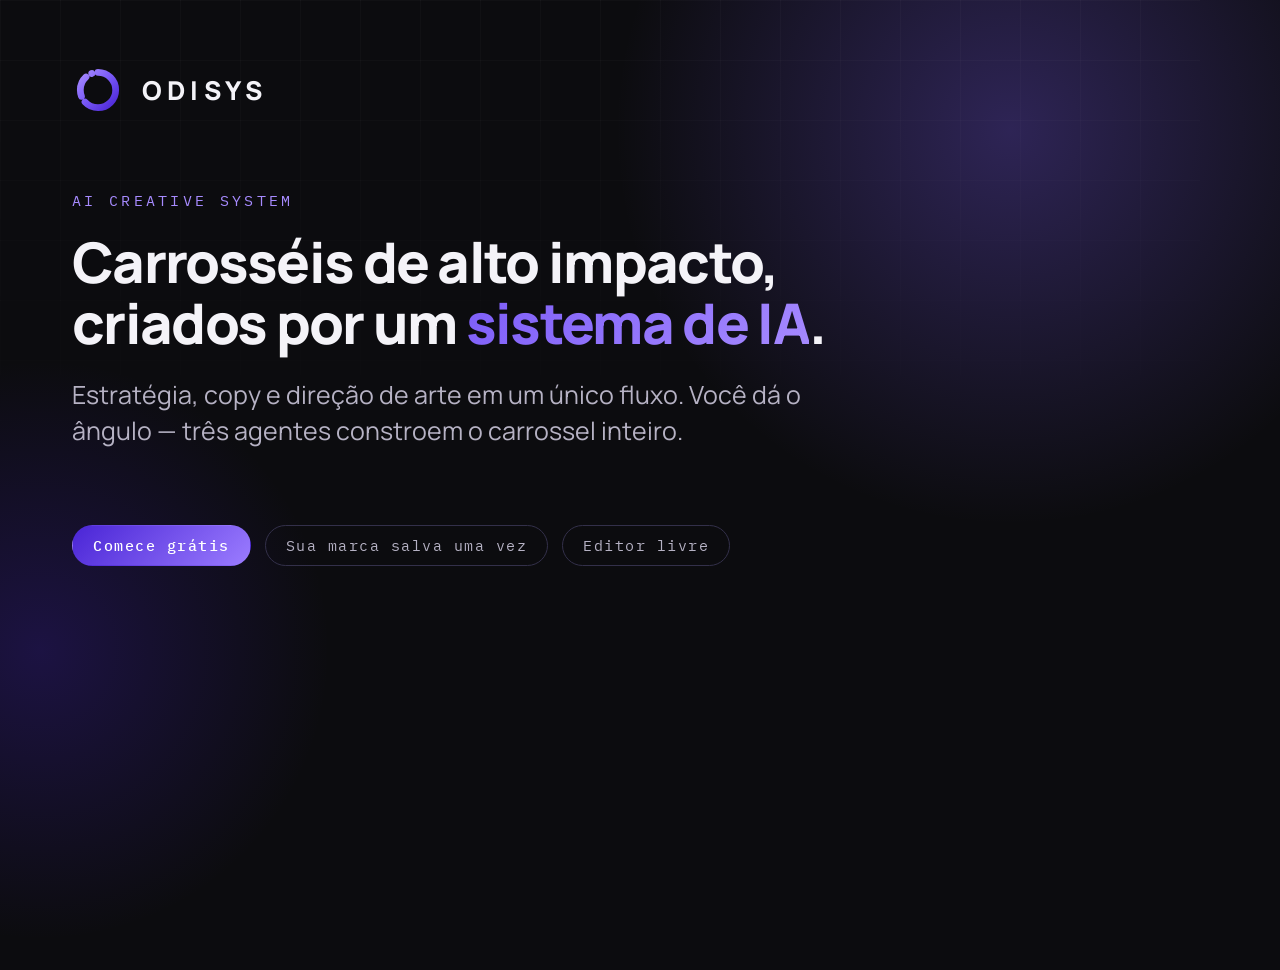
<file: tools/og-card.html>
<!DOCTYPE html>
<html lang="pt-BR">
<head>
<meta charset="utf-8">
<link rel="preconnect" href="https://fonts.googleapis.com">
<link rel="preconnect" href="https://fonts.gstatic.com" crossorigin>
<link href="https://fonts.googleapis.com/css2?family=Manrope:wght@400;600;700;800&family=IBM+Plex+Mono:wght@400;500&display=swap" rel="stylesheet">
<style>
  *{box-sizing:border-box;margin:0;padding:0}
  html,body{width:1200px;height:630px}
  body{
    font-family:'Manrope',system-ui,-apple-system,sans-serif;
    background:#0C0C0F;
    color:#F4F3F8;
    position:relative;
    overflow:hidden;
    display:flex;
    flex-direction:column;
    justify-content:space-between;
    padding:64px 72px;
  }
  .glow{
    position:absolute;
    width:900px;height:900px;
    right:-260px;top:-320px;
    background:radial-gradient(circle,rgba(124,92,248,.30),rgba(124,92,248,0) 62%);
    pointer-events:none;
  }
  .glow-2{
    position:absolute;
    width:640px;height:640px;
    left:-280px;bottom:-340px;
    background:radial-gradient(circle,rgba(74,37,214,.26),rgba(74,37,214,0) 64%);
    pointer-events:none;
  }
  .grid{
    position:absolute;inset:0;
    background-image:linear-gradient(rgba(255,255,255,.028) 1px,transparent 1px),
                     linear-gradient(90deg,rgba(255,255,255,.028) 1px,transparent 1px);
    background-size:60px 60px;
    mask-image:linear-gradient(180deg,rgba(0,0,0,.9),transparent 78%);
    -webkit-mask-image:linear-gradient(180deg,rgba(0,0,0,.9),transparent 78%);
  }
  .content{position:relative;z-index:2;display:flex;flex-direction:column;height:100%;justify-content:space-between}
  .brand{display:flex;align-items:center;gap:18px}
  .brand img{width:52px;height:52px;display:block}
  .brand .word{font-size:26px;font-weight:800;letter-spacing:.20em}
  .eyebrow{
    font-family:'IBM Plex Mono',ui-monospace,monospace;
    font-size:15px;letter-spacing:.22em;
    color:#A78BFF;text-transform:uppercase;
    margin-bottom:22px;
  }
  h1{
    font-size:56px;line-height:1.08;letter-spacing:-.03em;font-weight:800;
    max-width:1000px;
  }
  h1 em{font-style:normal;background:linear-gradient(135deg,#7C5CF8,#A78BFF);-webkit-background-clip:text;background-clip:text;color:transparent}
  p{
    font-size:25px;line-height:1.45;color:#b6b2c4;
    max-width:800px;margin-top:24px;font-weight:400;
  }
  .footer{display:flex;align-items:center;gap:14px;flex-wrap:wrap}
  .chip{
    font-family:'IBM Plex Mono',ui-monospace,monospace;
    font-size:15px;letter-spacing:.10em;
    color:#b6b2c4;
    border:1px solid #33304a;border-radius:999px;
    padding:10px 20px;
  }
  .chip.is-accent{color:#0C0C0F;background:linear-gradient(135deg,#4A25D6,#9B7CFF);border-color:transparent;font-weight:500;color:#fff}
</style>
</head>
<body>
  <div class="glow"></div>
  <div class="glow-2"></div>
  <div class="grid"></div>

  <div class="content">
    <div class="brand">
      <img src="../assets/logo/isotipo-gradiente.svg" alt="">
      <span class="word">ODISYS</span>
    </div>

    <div>
      <div class="eyebrow">AI Creative System</div>
      <h1>Carrosséis de alto impacto,<br>criados por um <em>sistema de IA</em>.</h1>
      <p>Estratégia, copy e direção de arte em um único fluxo. Você dá o ângulo — três agentes constroem o carrossel inteiro.</p>
    </div>

    <div class="footer">
      <span class="chip is-accent">Comece grátis</span>
      <span class="chip">Sua marca salva uma vez</span>
      <span class="chip">Editor livre</span>
    </div>
  </div>
</body>
</html>
</file>
<file: css/styles.css>
/* ===== Odisys — Design tokens (ported from _ds/.../tokens/*) ===== */
@import url('https://fonts.googleapis.com/css2?family=Manrope:wght@300;400;500;600;700;800&family=IBM+Plex+Mono:wght@400;500&display=swap');

:root{
  /* fonts */
  --font-sans:'Manrope',system-ui,-apple-system,sans-serif;
  --font-mono:'IBM Plex Mono',ui-monospace,monospace;

  /* colors */
  --void:#0C0C0F;
  --surface-1:#111116;--surface-2:#17171D;
  --border-default:#1c1c22;--border-strong:#33304a;
  --ink:#F4F3F8;
  --text-secondary:#b6b2c4;--text-muted:#8a8698;--text-faint:#5f5c6e;
  --violet-deep:#4A25D6;
  --violet:#7C5CF8;
  --violet-mid:#9B7CFF;
  --lumen:#A78BFF;
  --danger:#ff8a8a;--danger-border:#2a1a1a;
  --success:#7be0a8;--warning:#f5c669;
  --gradient-odisys:linear-gradient(135deg,var(--violet-deep),var(--violet-mid));
  --glow-violet:radial-gradient(circle,rgba(124,92,248,0.22),rgba(124,92,248,0) 62%);
  --ring-focus:0 0 0 2px var(--void),0 0 0 4px var(--violet);
  --shadow-overlay:0 24px 64px rgba(0,0,0,0.5);
  --shadow-accent:0 8px 24px rgba(124,92,248,0.35);

  /* typography scale */
  --tracking-label:0.16em;
  --tracking-eyebrow:0.22em;

  /* spacing */
  --page-padding-brand:100px;
  --section-gap:88px;
  --canvas-width:1440px;
  --card-padding:34px;

  /* shape */
  --radius-chip:4px;
  --radius-control:8px;
  --radius-card:12px;
  --radius-panel:16px;
  --radius-pill:999px;

  /* motion */
  --dur-fast:120ms;
  --dur-base:220ms;
  --dur-orbit:1400ms;
  --ease-enter:cubic-bezier(0.16,1,0.3,1);
  --ease-standard:cubic-bezier(0.4,0,0.2,1);
}

@keyframes odisys-orbit{to{transform:rotate(360deg)}}
@keyframes odi-pulse{0%,100%{opacity:.35}50%{opacity:1}}
@keyframes odi-float-phone{0%,100%{transform:translateY(-10px) rotate(-.4deg)}50%{transform:translateY(10px) rotate(.4deg)}}
@keyframes odi-float-a{0%,100%{transform:translateY(8px) rotate(-2.4deg)}50%{transform:translateY(-12px) rotate(-1.2deg)}}
@keyframes odi-float-b{0%,100%{transform:translateY(-11px) rotate(2.6deg)}50%{transform:translateY(9px) rotate(1.3deg)}}
@media (prefers-reduced-motion:reduce){*{animation:none!important}}

/* ===== Base ===== */
*{box-sizing:border-box}
html{scroll-behavior:smooth}
body{
  margin:0;
  background:var(--void);
  color:var(--ink);
  font-family:var(--font-sans);
  -webkit-font-smoothing:antialiased;
  overflow-x:hidden;
}
a{color:var(--lumen);text-decoration:none}
a:hover{color:var(--violet)}
img{max-width:100%}
summary::-webkit-details-marker{display:none}
summary{list-style:none}
details[open] .faq-plus{transform:rotate(45deg)}

.wrap{max-width:var(--canvas-width);margin:0 auto;padding-left:clamp(20px,5vw,100px);padding-right:clamp(20px,5vw,100px)}
.section{border-top:1px solid var(--border-default);padding-top:clamp(64px,7vw,96px);padding-bottom:clamp(64px,7vw,96px)}
.section-shaded{background:var(--surface-1)}
.eyebrow{font-family:var(--font-mono);font-size:12px;letter-spacing:var(--tracking-eyebrow);text-transform:uppercase;color:var(--violet);margin-bottom:22px}
h1,h2,h3{margin:0}
p{margin:0}

/* ===== Header / Nav ===== */
.nav{
  display:flex;align-items:center;gap:32px;
  padding-top:14px;padding-bottom:14px;
}
.nav-brand{display:flex;align-items:center;gap:10px;color:var(--ink)}
.nav-brand img{width:28px;height:28px;display:block}
.nav-brand span{font-weight:600;letter-spacing:.10em;font-size:16px}
.nav-links{display:flex;gap:26px;margin-left:auto;align-items:center}
.nav-links a{color:var(--text-secondary);font-size:14px;font-weight:500;transition:color var(--dur-fast) var(--ease-standard)}
.nav-links a:hover{color:var(--ink)}
.nav-links .btn{display:inline-flex}

/* ===== Buttons (ported from components/core/Button.jsx) ===== */
.btn{
  font-family:var(--font-sans);font-weight:600;border:none;
  border-radius:var(--radius-control);cursor:pointer;
  display:inline-flex;align-items:center;justify-content:center;
  text-decoration:none;
  transition:background var(--dur-fast) var(--ease-standard),
             border-color var(--dur-fast) var(--ease-standard),
             filter var(--dur-fast) var(--ease-standard);
}
.btn:hover{color:inherit}
.btn-primary{background:var(--gradient-odisys);color:#fff;box-shadow:var(--shadow-accent)}
.btn-primary:hover{filter:brightness(1.08);color:#fff}
.btn-secondary{background:var(--surface-2);color:var(--ink);border:1px solid var(--border-default)}
.btn-secondary:hover{border-color:var(--border-strong);color:var(--ink)}
.btn-ghost{background:transparent;color:var(--text-secondary)}
.btn-ghost:hover{color:var(--ink)}
.btn-sm{padding:7px 14px;font-size:13px}
.btn-md{padding:10px 18px;font-size:14px}
.btn-lg{padding:13px 24px;font-size:15px}
.btn-block{width:100%}

/* ===== Tag (ported) ===== */
.tag{
  display:inline-flex;align-items:center;gap:6px;padding:5px 10px;
  border-radius:var(--radius-chip);background:var(--surface-2);
  border:1px solid var(--border-default);color:var(--text-secondary);
  font-family:var(--font-sans);font-size:13px;
}

/* ===== Reveal-on-scroll ===== */
[data-reveal]{opacity:0;transform:translateY(18px)}
[data-reveal].is-visible{opacity:1;transform:none;transition:opacity 520ms var(--ease-enter),transform 520ms var(--ease-enter)}

/* ===== Hero ===== */
.hero{position:relative;padding-top:clamp(56px,7vw,104px);padding-bottom:clamp(48px,6vw,88px);overflow:hidden}
.hero-glow{position:absolute;top:-180px;left:8%;width:760px;height:760px;background:var(--glow-violet);pointer-events:none}
.hero-grid{position:relative;display:grid;grid-template-columns:repeat(auto-fit,minmax(420px,1fr));gap:clamp(40px,5vw,72px);align-items:center}
.hero h1{font-size:clamp(38px,5.6vw,68px);line-height:1.03;letter-spacing:-.03em;font-weight:600;margin:0 0 22px;text-wrap:pretty}
.hero p.lead{font-size:clamp(16px,1.4vw,19px);line-height:1.6;color:var(--text-secondary);margin:0 0 34px;max-width:520px;text-wrap:pretty}
.hero-ctas{display:flex;gap:14px;flex-wrap:wrap;align-items:center}

.hero-visual{position:relative;display:flex;flex-direction:column;align-items:center;justify-content:center;gap:22px;min-height:520px;perspective:1400px}

.hero-float{position:absolute;width:min(180px,28%);aspect-ratio:4/5;border-radius:14px;overflow:hidden;background:var(--surface-1);border:1px solid var(--border-default)}
.hero-float-a{left:0;top:12%;animation:odi-float-a 7.5s ease-in-out infinite}
.hero-float-b{right:0;top:22%;animation:odi-float-b 8.5s ease-in-out infinite}
.hero-float::after{content:"";position:absolute;inset:0;background:linear-gradient(to top,rgba(12,12,15,.9),rgba(12,12,15,.15) 60%,transparent)}
.hero-float-overlay{position:absolute;inset:0;padding:16px;display:flex;flex-direction:column;justify-content:space-between;z-index:1}
.hero-float-num{font-family:var(--font-mono);font-size:24px;font-weight:600;color:rgba(255,255,255,.28);letter-spacing:-.02em}
.hero-float-text{font-size:14px;font-weight:600;line-height:1.2;letter-spacing:-.01em;color:#fff}

.hero-phone{position:relative;z-index:2;width:min(300px,58%);border-radius:44px;background:#0a0a0d;border:1px solid var(--border-strong);padding:9px;box-shadow:var(--shadow-overlay);animation:odi-float-phone 9s ease-in-out infinite}
.hero-phone-screen{border-radius:36px;overflow:hidden;background:var(--void);border:1px solid var(--border-default)}
.hero-phone-statusbar{position:relative;display:flex;align-items:center;justify-content:space-between;padding:10px 18px 6px;font-family:var(--font-mono);font-size:10px;letter-spacing:.1em;color:var(--text-muted)}
.hero-phone-notch{position:absolute;left:50%;transform:translateX(-50%);top:8px;width:64px;height:16px;border-radius:var(--radius-pill);background:#000}
.hero-phone-dots{letter-spacing:.18em}
.hero-phone-igheader{display:flex;align-items:center;gap:9px;padding:10px 14px;border-bottom:1px solid var(--border-default)}
.hero-phone-igheader .avatar{width:26px;height:26px;border-radius:50%;background:var(--gradient-odisys);flex:none}
.hero-phone-igheader .user{font-size:12px;font-weight:600}
.hero-phone-igheader .kind{margin-left:auto;font-family:var(--font-mono);font-size:9px;letter-spacing:.14em;text-transform:uppercase;color:var(--text-faint)}
.hero-phone-post{position:relative;aspect-ratio:4/5;background:var(--gradient-odisys);overflow:hidden}
.hero-phone-post-img{position:absolute;inset:0;width:100%;height:100%;object-fit:cover}
.hero-phone-post-overlay{position:absolute;inset:0;background:linear-gradient(to top,rgba(12,12,15,.82),rgba(12,12,15,.1) 58%,transparent)}
.hero-phone-post-text{position:absolute;inset:0;padding:20px;display:flex;flex-direction:column;justify-content:space-between;color:#fff}
.hero-phone-post-num{font-family:var(--font-mono);font-size:30px;font-weight:600;color:rgba(255,255,255,.34);letter-spacing:-.02em}
.hero-phone-post-headline{font-size:19px;font-weight:700;line-height:1.14;letter-spacing:-.02em}
.hero-phone-post-dots{position:absolute;bottom:12px;left:50%;transform:translateX(-50%);display:flex;gap:5px}
.hero-phone-post-dots span{width:5px;height:5px;border-radius:var(--radius-pill);background:rgba(255,255,255,.4)}
.hero-phone-post-dots span.on{background:#fff}
.hero-phone-actions{display:flex;gap:14px;align-items:center;color:var(--text-secondary);font-size:15px;padding:12px 14px 0}
.hero-phone-actions .heart{color:var(--violet)}
.hero-phone-actions-count{margin-left:auto;font-family:var(--font-mono);font-size:10px;letter-spacing:.12em;color:var(--text-faint)}
.hero-phone-caption{font-size:11px;line-height:1.5;color:var(--text-muted);padding:10px 14px 16px}
.hero-phone-nav{display:flex;justify-content:space-between;padding:10px 22px 12px;border-top:1px solid var(--border-default);color:var(--text-faint);font-size:13px}
.hero-phone-nav-avatar{width:16px;height:16px;border-radius:50%;background:var(--gradient-odisys)}

/* ===== Generic section headers ===== */
.section-header{display:grid;grid-template-columns:repeat(auto-fit,minmax(360px,1fr));gap:clamp(32px,5vw,72px);align-items:start}
.section-title{font-size:clamp(28px,3.8vw,46px);line-height:1.08;letter-spacing:-.025em;font-weight:600;margin:0;text-wrap:pretty}
.section-desc{font-size:17px;line-height:1.65;color:var(--text-secondary);margin:0;max-width:520px}

/* ===== 01 Problem grid ===== */
.problem-grid{display:grid;grid-template-columns:repeat(auto-fit,minmax(260px,1fr));gap:1px;background:var(--border-default);border:1px solid var(--border-default);border-radius:var(--radius-panel);overflow:hidden;margin-top:48px}
.problem-cell{background:var(--surface-1);padding:30px}
.problem-cell .num{font-family:var(--font-mono);font-size:11px;color:var(--text-faint);margin-bottom:14px}
.problem-cell .title{font-size:17px;font-weight:600;margin-bottom:8px}
.problem-cell .desc{font-size:14px;line-height:1.6;color:var(--text-muted)}

/* ===== 02 System / agent cards ===== */
.agents-grid{display:grid;grid-template-columns:repeat(auto-fit,minmax(300px,1fr));gap:20px}
.agent-card{background:var(--surface-1);border:1px solid var(--border-default);border-radius:var(--radius-panel);padding:34px;transition:border-color var(--dur-fast) var(--ease-standard)}
.agent-card:hover{border-color:var(--border-strong)}
.agent-card-top{display:flex;align-items:baseline;justify-content:space-between;margin-bottom:26px}
.agent-card-top .idx{font-family:var(--font-mono);font-size:11px;letter-spacing:.16em;color:var(--violet)}
.agent-card-top .verb{font-family:var(--font-mono);font-size:11px;letter-spacing:.16em;text-transform:uppercase;color:var(--text-faint)}
.agent-card .name{font-size:24px;font-weight:600;letter-spacing:-.01em;margin-bottom:12px}
.agent-card .desc{font-size:15px;line-height:1.65;color:var(--text-secondary);margin-bottom:24px}
.agent-card .snippet{background:var(--surface-2);border:1px solid var(--border-default);border-radius:var(--radius-card);padding:16px;font-family:var(--font-mono);font-size:12px;line-height:1.7;color:var(--text-muted)}
.agent-card .snippet-list{background:var(--surface-2);border:1px solid var(--border-default);border-radius:var(--radius-card);padding:16px;display:flex;flex-direction:column;gap:10px}
.agent-card .snippet-list .row{display:flex;gap:10px;align-items:center}
.agent-card .snippet-list .row .n{font-family:var(--font-mono);font-size:11px;color:var(--text-faint)}
.agent-card .snippet-list .row .t{font-size:13px;color:var(--text-secondary)}
.agent-card .tagline{margin-top:22px;font-size:15px;font-weight:600;color:var(--lumen)}
.system-closer{margin-top:44px;font-size:clamp(20px,2.4vw,30px);font-weight:600;letter-spacing:-.02em;color:var(--ink)}

/* ===== 03 Architecture pipeline ===== */
.pipeline-grid{display:grid;grid-template-columns:repeat(auto-fit,minmax(190px,1fr));gap:16px}
.pipeline-cell{background:var(--void);border:1px solid var(--border-default);border-radius:var(--radius-card);padding:24px}
.pipeline-cell.is-step{border-color:var(--border-strong)}
.pipeline-cell .tag-label{font-family:var(--font-mono);font-size:11px;letter-spacing:.16em;color:var(--text-faint);margin-bottom:18px}
.pipeline-cell.is-step .tag-label{color:var(--violet)}
.pipeline-cell .name{font-size:18px;font-weight:600;margin-bottom:8px}
.pipeline-cell .desc{font-size:13px;line-height:1.6;color:var(--text-muted)}
.pipeline-cell.is-output{background-image:var(--gradient-odisys);color:#fff;border-color:transparent}
.pipeline-cell.is-output .tag-label{color:#fff;opacity:.8}
.pipeline-cell.is-output .desc{opacity:.85;color:#fff}

/* ===== 04 Live-build carousel scroll section ===== */
.carousel-scroll-section{position:relative;height:360vh}
.carousel-sticky{position:sticky;top:0;min-height:100vh;display:flex;align-items:center;padding:clamp(28px,6vh,72px) 0}
.carousel-sticky-inner{max-width:var(--canvas-width);width:100%;margin:0 auto;padding:0 clamp(20px,5vw,100px);display:grid;grid-template-columns:repeat(auto-fit,minmax(320px,1fr));gap:clamp(28px,5vw,56px);align-items:center}
.carousel-scroll-section h2{font-size:clamp(26px,3.4vw,42px);line-height:1.08;letter-spacing:-.025em;font-weight:600;margin:0 0 16px;max-width:520px;text-wrap:pretty}
.carousel-scroll-section .lead{font-size:16px;line-height:1.6;color:var(--text-secondary);margin:0 0 28px;max-width:440px}

.step-list{display:flex;flex-direction:column;gap:1px;background:var(--border-default);border:1px solid var(--border-default);border-radius:var(--radius-card);overflow:hidden;max-width:480px}
.step-row{background:var(--void);padding:clamp(9px,1.5vh,14px) 18px;display:flex;gap:14px;align-items:baseline;transition:background var(--dur-base) var(--ease-standard)}
.step-row .n{font-family:var(--font-mono);font-size:11px;color:var(--text-faint);width:20px;transition:color var(--dur-base) var(--ease-standard)}
.step-row .t{font-size:15px;font-weight:600;color:var(--text-faint);transition:color var(--dur-base) var(--ease-standard)}

.progress-row{display:flex;align-items:center;gap:14px;margin-top:22px;max-width:480px}
.progress-track{flex:1;height:2px;background:var(--border-default);border-radius:2px;overflow:hidden}
.progress-bar{height:100%;width:20%;background:var(--gradient-odisys);transition:width var(--dur-base) var(--ease-standard)}
.progress-counter{font-family:var(--font-mono);font-size:11px;letter-spacing:.14em;color:var(--text-muted)}

.ig-post{width:100%;max-width:min(400px,44vh);background:var(--surface-1);border:1px solid var(--border-default);border-radius:var(--radius-panel);overflow:hidden;margin:0 auto}
.ig-post-head{display:flex;align-items:center;gap:10px;padding:12px 14px;border-bottom:1px solid var(--border-default)}
.ig-post-head .avatar{width:30px;height:30px;border-radius:50%;background:var(--gradient-odisys);flex:none}
.ig-post-head .user{font-size:13px;font-weight:600}
.ig-post-head .kind{margin-left:auto;font-family:var(--font-mono);font-size:10px;letter-spacing:.14em;text-transform:uppercase;color:var(--text-faint)}
.ig-viewport{position:relative;overflow:hidden}
.ig-track{display:flex;width:100%;transition:transform 420ms var(--ease-enter)}
.ig-slide{position:relative;flex:0 0 100%;aspect-ratio:4/5;box-sizing:border-box;overflow:hidden}
.ig-slide-media{position:absolute;inset:0;width:100%;height:100%;object-fit:cover}
.ig-slide-overlay{position:absolute;inset:0;background:linear-gradient(to top,rgba(12,12,15,.88),rgba(12,12,15,.2) 56%,transparent);pointer-events:none}
.ig-slide-inner{position:absolute;inset:0;padding:28px;display:flex;flex-direction:column;justify-content:space-between;pointer-events:none}
.ig-slide-content{transition:opacity 420ms var(--ease-enter),transform 420ms var(--ease-enter)}
.ig-dots{display:flex;align-items:center;gap:6px;padding:14px;justify-content:center}
.ig-dot{width:6px;height:6px;border-radius:var(--radius-pill);background:var(--border-strong);transition:background var(--dur-base) var(--ease-standard)}
.ig-dot.is-active{background:var(--violet)}
.ig-caption-wrap{padding:0 16px 18px;border-top:1px solid var(--border-default);padding-top:14px}
.ig-caption{font-size:13px;line-height:1.6;color:var(--text-secondary)}
.ig-meta{font-family:var(--font-mono);font-size:10px;letter-spacing:.14em;text-transform:uppercase;color:var(--text-faint);margin-top:10px}

/* ===== 05 How it works ===== */
.steps-list{display:flex;flex-direction:column;gap:1px;background:var(--border-default);border:1px solid var(--border-default);border-radius:var(--radius-panel);overflow:hidden}
.steps-row{background:var(--void);padding:28px clamp(20px,3vw,38px);display:grid;grid-template-columns:64px minmax(200px,1fr) minmax(240px,1.4fr);gap:20px;align-items:baseline}
.steps-row .n{font-family:var(--font-mono);font-size:13px;color:var(--violet)}
.steps-row .t{font-size:19px;font-weight:600}
.steps-row .d{font-size:15px;line-height:1.6;color:var(--text-muted)}

/* ===== 06 Brand context ===== */
.brand-grid{display:grid;grid-template-columns:repeat(auto-fit,minmax(360px,1fr));gap:clamp(32px,5vw,72px);align-items:center}
.brand-bullets{display:flex;flex-direction:column;gap:12px;font-size:15px;color:var(--text-secondary)}
.brand-panel{background:var(--surface-1);border:1px solid var(--border-default);border-radius:var(--radius-panel);padding:clamp(22px,3vw,34px)}
.brand-panel-label{font-family:var(--font-mono);font-size:11px;letter-spacing:.16em;text-transform:uppercase;color:var(--text-faint);margin-bottom:22px}
.brand-tiles{display:grid;grid-template-columns:repeat(auto-fit,minmax(130px,1fr));gap:12px}
.brand-tile{background:var(--surface-2);border:1px solid var(--border-default);border-radius:var(--radius-card);padding:18px}
.brand-tile .label{font-size:12px;color:var(--text-faint);margin-bottom:12px}
.brand-tile img{width:28px;height:28px;opacity:.9}
.brand-tile .swatches{display:flex;gap:6px}
.brand-tile .swatch{width:22px;height:22px;border-radius:var(--radius-chip)}
.brand-tile .aa{font-size:20px;font-weight:600;letter-spacing:-.01em}
.brand-tile .voice{font-family:var(--font-mono);font-size:12px;color:var(--text-secondary)}
.brand-arrow{height:34px;display:flex;align-items:center;justify-content:center;font-family:var(--font-mono);font-size:11px;color:var(--text-faint);letter-spacing:.2em}
.brand-result{border:1px solid var(--border-strong);border-radius:var(--radius-card);padding:20px;background:var(--void)}
.brand-result .title{font-size:15px;font-weight:600;margin-bottom:6px}
.brand-result .desc{font-size:13px;line-height:1.6;color:var(--text-muted)}

/* ===== 07 Editor ===== */
.editor-grid{display:grid;grid-template-columns:repeat(auto-fit,minmax(340px,1fr));gap:clamp(32px,5vw,64px);align-items:center}
.editor-tags{display:flex;gap:8px;flex-wrap:wrap}
.editor-closer{margin-top:32px;font-size:clamp(18px,2vw,24px);font-weight:600;letter-spacing:-.015em;color:var(--lumen)}
.editor-panel{background:var(--void);border:1px solid var(--border-default);border-radius:var(--radius-panel);overflow:hidden}
.editor-panel-head{display:flex;align-items:center;gap:8px;padding:10px 14px;border-bottom:1px solid var(--border-default);background:var(--surface-2);font-family:var(--font-mono);font-size:11px;letter-spacing:.1em;color:var(--text-muted)}
.editor-panel-head .sel{margin-left:auto;color:var(--violet)}
.editor-panel-body{padding:clamp(20px,3vw,32px);display:grid;grid-template-columns:minmax(0,1fr) 84px;gap:18px;align-items:start}
.editor-canvas{position:relative;aspect-ratio:4/5;border-radius:var(--radius-card);background:linear-gradient(160deg,#17171d,#0c0c0f);border:1px solid var(--border-default);padding:26px;display:flex;flex-direction:column;justify-content:flex-end}
.editor-text-selected{position:relative;outline:1px dashed var(--violet);outline-offset:8px;font-size:clamp(17px,1.7vw,26px);font-weight:600;line-height:1.18;letter-spacing:-.02em}
.handle{position:absolute;width:8px;height:8px;background:var(--violet);border-radius:2px}
.handle.tl{left:-12px;top:-12px}.handle.tr{right:-12px;top:-12px}.handle.bl{left:-12px;bottom:-12px}.handle.br{right:-12px;bottom:-12px}
.editor-rail{display:flex;flex-direction:column;gap:10px}
.editor-rail .thumb{aspect-ratio:4/5;border-radius:8px;background:var(--surface-2);border:1px solid var(--border-default)}
.editor-rail .thumb.active{background:var(--gradient-odisys);opacity:.9;border:none}
.editor-rail .thumb.selected{border-color:var(--violet)}

/* ===== 08 Showcase ===== */
.showcase-grid{display:grid;grid-template-columns:repeat(auto-fit,minmax(200px,1fr));gap:20px}
.showcase-tile{aspect-ratio:4/5;border-radius:var(--radius-card);padding:26px;display:flex;flex-direction:column;justify-content:space-between}
.showcase-tile .kicker{font-family:var(--font-mono);font-size:11px;letter-spacing:.16em}
.showcase-tile .headline{font-size:clamp(20px,2vw,26px);font-weight:700;line-height:1.1;letter-spacing:-.02em}

/* ===== 09 Comparison ===== */
.cmp-grid{display:grid;grid-template-columns:repeat(auto-fit,minmax(300px,1fr));gap:20px;align-items:start}
.cmp-card{background:var(--void);border-radius:var(--radius-panel);padding:clamp(24px,3vw,34px)}
.cmp-card.is-generic{border:1px solid var(--border-default);opacity:.86}
.cmp-card.is-odisys{border:1px solid var(--violet);position:relative}
.cmp-card .kicker{font-family:var(--font-mono);font-size:11px;letter-spacing:.16em;text-transform:uppercase;margin-bottom:10px}
.cmp-card.is-generic .kicker{color:var(--text-faint)}
.cmp-card.is-odisys .kicker{color:var(--violet)}
.cmp-card .headline{font-size:clamp(19px,2vw,24px);font-weight:600;letter-spacing:-.015em;margin-bottom:26px}
.cmp-card.is-generic .headline{color:var(--text-secondary)}
.cmp-badge{position:absolute;top:-11px;left:clamp(24px,3vw,34px);display:inline-flex;padding:3px 10px;border-radius:var(--radius-chip);background:var(--gradient-odisys);color:#fff;font-family:var(--font-mono);font-size:10px;letter-spacing:.14em;text-transform:uppercase}
.cmp-flow{display:flex;align-items:center;gap:10px;flex-wrap:wrap;margin-bottom:28px}
.cmp-flow.is-tight{gap:8px}
.cmp-flow .step{background:var(--surface-2);border:1px solid var(--border-default);border-radius:var(--radius-control);padding:11px 15px;font-size:14px;color:var(--text-muted)}
.cmp-flow.is-tight .step{border-color:var(--border-strong);padding:9px 13px;font-size:13px;color:var(--ink)}
.cmp-flow .step.is-final{background:var(--gradient-odisys);color:#fff;font-weight:600;border:none}
.cmp-flow .arrow{font-family:var(--font-mono);font-size:12px;color:var(--text-faint)}
.cmp-flow.is-tight .arrow{color:var(--violet)}
.cmp-rows{display:flex;flex-direction:column;gap:1px;background:var(--border-default);border:1px solid var(--border-default);border-radius:var(--radius-card);overflow:hidden}
.cmp-card.is-odisys .cmp-rows{border-color:var(--border-strong)}
.cmp-row{background:var(--void);padding:15px 18px}
.cmp-card.is-odisys .cmp-row{background:var(--surface-1)}
.cmp-row .label{font-family:var(--font-mono);font-size:10px;letter-spacing:.14em;text-transform:uppercase;color:var(--text-faint);margin-bottom:5px}
.cmp-row .val{font-size:14px;line-height:1.5;color:var(--text-muted)}
.cmp-card.is-odisys .cmp-row .val{color:var(--ink)}
.cmp-row .val.is-danger{color:var(--danger)}
.cmp-row .val.is-success{color:var(--success)}
.cmp-card .footnote{margin-top:22px;font-size:14px;line-height:1.6}
.cmp-card.is-generic .footnote{color:var(--text-faint)}
.cmp-card.is-odisys .footnote{color:var(--text-secondary)}
/* ===== 10 Audience ===== */
.audience-grid{display:grid;grid-template-columns:repeat(auto-fit,minmax(340px,1fr));gap:20px}
.audience-card{background:var(--surface-1);border:1px solid var(--border-default);border-radius:var(--radius-panel);padding:clamp(26px,3vw,40px)}
.audience-card .kicker{font-family:var(--font-mono);font-size:11px;letter-spacing:.16em;text-transform:uppercase;color:var(--violet);margin-bottom:20px}
.audience-card .headline{font-size:clamp(22px,2.4vw,30px);font-weight:600;letter-spacing:-.02em;line-height:1.15;margin-bottom:16px;text-wrap:pretty}
.audience-card p{font-size:15px;line-height:1.65;color:var(--text-secondary);margin:0 0 24px}
.audience-tags{display:flex;gap:8px;flex-wrap:wrap}

/* ===== 11 Pricing ===== */
.pricing-grid{display:grid;grid-template-columns:repeat(4,1fr);gap:20px;align-items:start}
@media (max-width:1280px){.pricing-grid{grid-template-columns:repeat(2,1fr)}}
.price-card{background:var(--surface-1);border-radius:var(--radius-panel);padding:clamp(24px,3vw,34px);display:flex;flex-direction:column;gap:22px;position:relative;transition:border-color var(--dur-fast) var(--ease-standard)}
.price-card.is-plain{border:1px solid var(--border-default)}
.price-card.is-plain:hover{border-color:var(--border-strong)}
.price-card.is-featured{border:1px solid var(--violet)}
.price-badge{position:absolute;top:-11px;left:clamp(24px,3vw,34px);display:inline-flex;align-items:center;padding:3px 10px;border-radius:var(--radius-chip);background:var(--gradient-odisys);color:#fff;font-family:var(--font-mono);font-size:10px;letter-spacing:.14em;text-transform:uppercase}
.price-card .plan-name{font-family:var(--font-mono);font-size:11px;letter-spacing:.16em;text-transform:uppercase;color:var(--text-faint);margin-bottom:16px}
.price-card.is-featured .plan-name{color:var(--violet)}
.price-row{display:flex;align-items:baseline;gap:6px}
.price-row .amount{font-size:clamp(34px,3.6vw,44px);font-weight:700;letter-spacing:-.03em}
.price-row .suffix{font-size:14px;color:var(--text-muted)}
.price-card .plan-desc{font-size:14px;color:var(--text-muted);margin-top:10px}
.price-features{display:flex;flex-direction:column;gap:10px;font-size:14px;color:var(--text-secondary)}
.price-features .is-locked{color:var(--text-muted);opacity:.7}
.price-features .is-locked::before{content:"🔒 "}
.price-card .btn{margin-top:auto}
.price-card.is-founder{margin-top:28px;border:1px solid rgba(251,191,36,.55);background:linear-gradient(135deg,rgba(251,191,36,.08),rgba(236,72,153,.06)),var(--surface-1);display:grid;grid-template-columns:1fr minmax(220px,280px);gap:clamp(22px,4vw,48px);align-items:center}
.price-card.is-founder .plan-name{color:#fbbf24}
.price-card.is-founder .price-badge{background:linear-gradient(90deg,#f59e0b,#ec4899)}
.founder-features{display:grid;grid-template-columns:repeat(2,minmax(0,1fr));gap:10px 24px;margin-top:18px}
.founder-features div::before{content:"✓ ";color:#fbbf24}
.founder-cta{display:flex;flex-direction:column;gap:10px}
.founder-cta .btn{margin-top:8px}
@media (max-width:820px){.price-card.is-founder{grid-template-columns:1fr}.founder-features{grid-template-columns:1fr}}

.credits-panel{margin-top:48px;background:var(--surface-1);border:1px solid var(--border-default);border-radius:var(--radius-panel);padding:clamp(26px,3vw,40px);display:grid;grid-template-columns:repeat(auto-fit,minmax(300px,1fr));gap:clamp(28px,4vw,56px)}
.credits-panel .kicker{font-family:var(--font-mono);font-size:11px;letter-spacing:.16em;text-transform:uppercase;color:var(--violet);margin-bottom:18px}
.credits-panel .headline{font-size:clamp(20px,2.2vw,28px);font-weight:600;letter-spacing:-.02em;line-height:1.2;margin-bottom:16px;text-wrap:pretty}
.credits-panel p{font-size:15px;line-height:1.65;color:var(--text-secondary);margin:0}
.credits-notes{display:flex;flex-direction:column;gap:14px}
.credit-note{background:var(--surface-2);border:1px solid var(--border-default);border-radius:var(--radius-card);padding:18px}
.credit-note .t{font-size:14px;font-weight:600;margin-bottom:6px}
.credit-note .d{font-size:13px;line-height:1.6;color:var(--text-muted)}

/* ===== 13 FAQ ===== */
.faq-layout{display:grid;grid-template-columns:repeat(auto-fit,minmax(320px,1fr));gap:clamp(32px,5vw,72px);align-items:start}
.faq-layout h2{position:sticky;top:96px}
.faq-list{display:flex;flex-direction:column}
.faq-list details{border-top:1px solid var(--border-default);padding:22px 0}
.faq-list details:last-child{border-bottom:1px solid var(--border-default)}
.faq-list summary{display:flex;gap:16px;align-items:baseline;cursor:pointer;font-size:17px;font-weight:600}
.faq-plus{margin-left:auto;color:var(--violet);transition:transform var(--dur-fast) var(--ease-standard)}
.faq-list p{font-size:15px;line-height:1.65;color:var(--text-secondary);margin:14px 0 0;max-width:560px}

/* ===== Final CTA ===== */
.final-cta{position:relative;overflow:hidden}
.final-cta-glow{position:absolute;bottom:-320px;left:50%;transform:translateX(-50%);width:900px;height:700px;background:var(--glow-violet);pointer-events:none}
.final-cta-inner{position:relative;max-width:900px;margin:0 auto;padding:clamp(80px,9vw,132px) clamp(20px,5vw,100px);text-align:center}
.final-cta-inner img{width:44px;height:44px;margin:0 auto 30px;display:block}
.final-cta-inner h2{font-size:clamp(30px,4.4vw,54px);line-height:1.06;letter-spacing:-.03em;font-weight:600;margin:0 0 20px;text-wrap:pretty}
.final-cta-inner p{font-size:clamp(16px,1.4vw,19px);line-height:1.6;color:var(--text-secondary);margin:0 auto 34px;max-width:480px}
.final-cta-ctas{display:flex;gap:14px;justify-content:center;flex-wrap:wrap}
.final-cta-note{margin-top:26px;font-family:var(--font-mono);font-size:11px;letter-spacing:.14em;text-transform:uppercase;color:var(--text-faint)}

/* ===== Footer ===== */
.footer{background:var(--surface-1)}
.footer-inner{padding-top:clamp(48px,5vw,72px);padding-bottom:clamp(48px,5vw,72px)}
.footer-grid{display:grid;grid-template-columns:repeat(auto-fit,minmax(200px,1fr));gap:40px}
.footer-brand img{height:26px;display:block;margin-bottom:18px}
.footer-brand p{font-size:14px;line-height:1.6;color:var(--text-muted);max-width:280px}
.footer-col{display:flex;flex-direction:column;gap:12px}
.footer-col .heading{font-family:var(--font-mono);font-size:11px;letter-spacing:.16em;text-transform:uppercase;color:var(--text-faint)}
.footer-col a{font-size:14px;color:var(--text-secondary)}
.footer-bottom{margin-top:48px;padding-top:24px;border-top:1px solid var(--border-default);display:flex;gap:20px;flex-wrap:wrap;align-items:center;font-family:var(--font-mono);font-size:11px;letter-spacing:.14em;text-transform:uppercase;color:var(--text-faint)}
.footer-bottom .push{margin-left:auto}

/* ===== Focus ring ===== */
a:focus-visible,button:focus-visible,summary:focus-visible{outline:none;box-shadow:var(--ring-focus);border-radius:var(--radius-control)}

/* ===== Responsive tweaks ===== */
@media (max-width:760px){
  /* Grid tracks below use minmax() floors (e.g. 420px) that are wider than
     a phone viewport — auto-fit won't shrink past that floor, so it clips
     instead of wrapping. Force single column instead of fighting each floor. */
  .hero-grid,
  .section-header,
  .agents-grid,
  .brand-grid,
  .editor-grid,
  .audience-grid,
  .faq-layout,
  .cmp-grid,
  .pricing-grid,
  .showcase-grid,
  .problem-grid,
  .pipeline-grid,
  .credits-panel,
  .footer-grid{grid-template-columns:1fr}
  .faq-layout h2{position:static}
  .steps-row{grid-template-columns:1fr;gap:6px}
  .hero-visual{min-height:420px}
}
@media (max-width:640px){
  .nav-links{gap:16px}
  .nav-links a:not(.btn){display:none}
  .editor-panel-body{grid-template-columns:1fr}
  .editor-rail{flex-direction:row}
}
</file>
